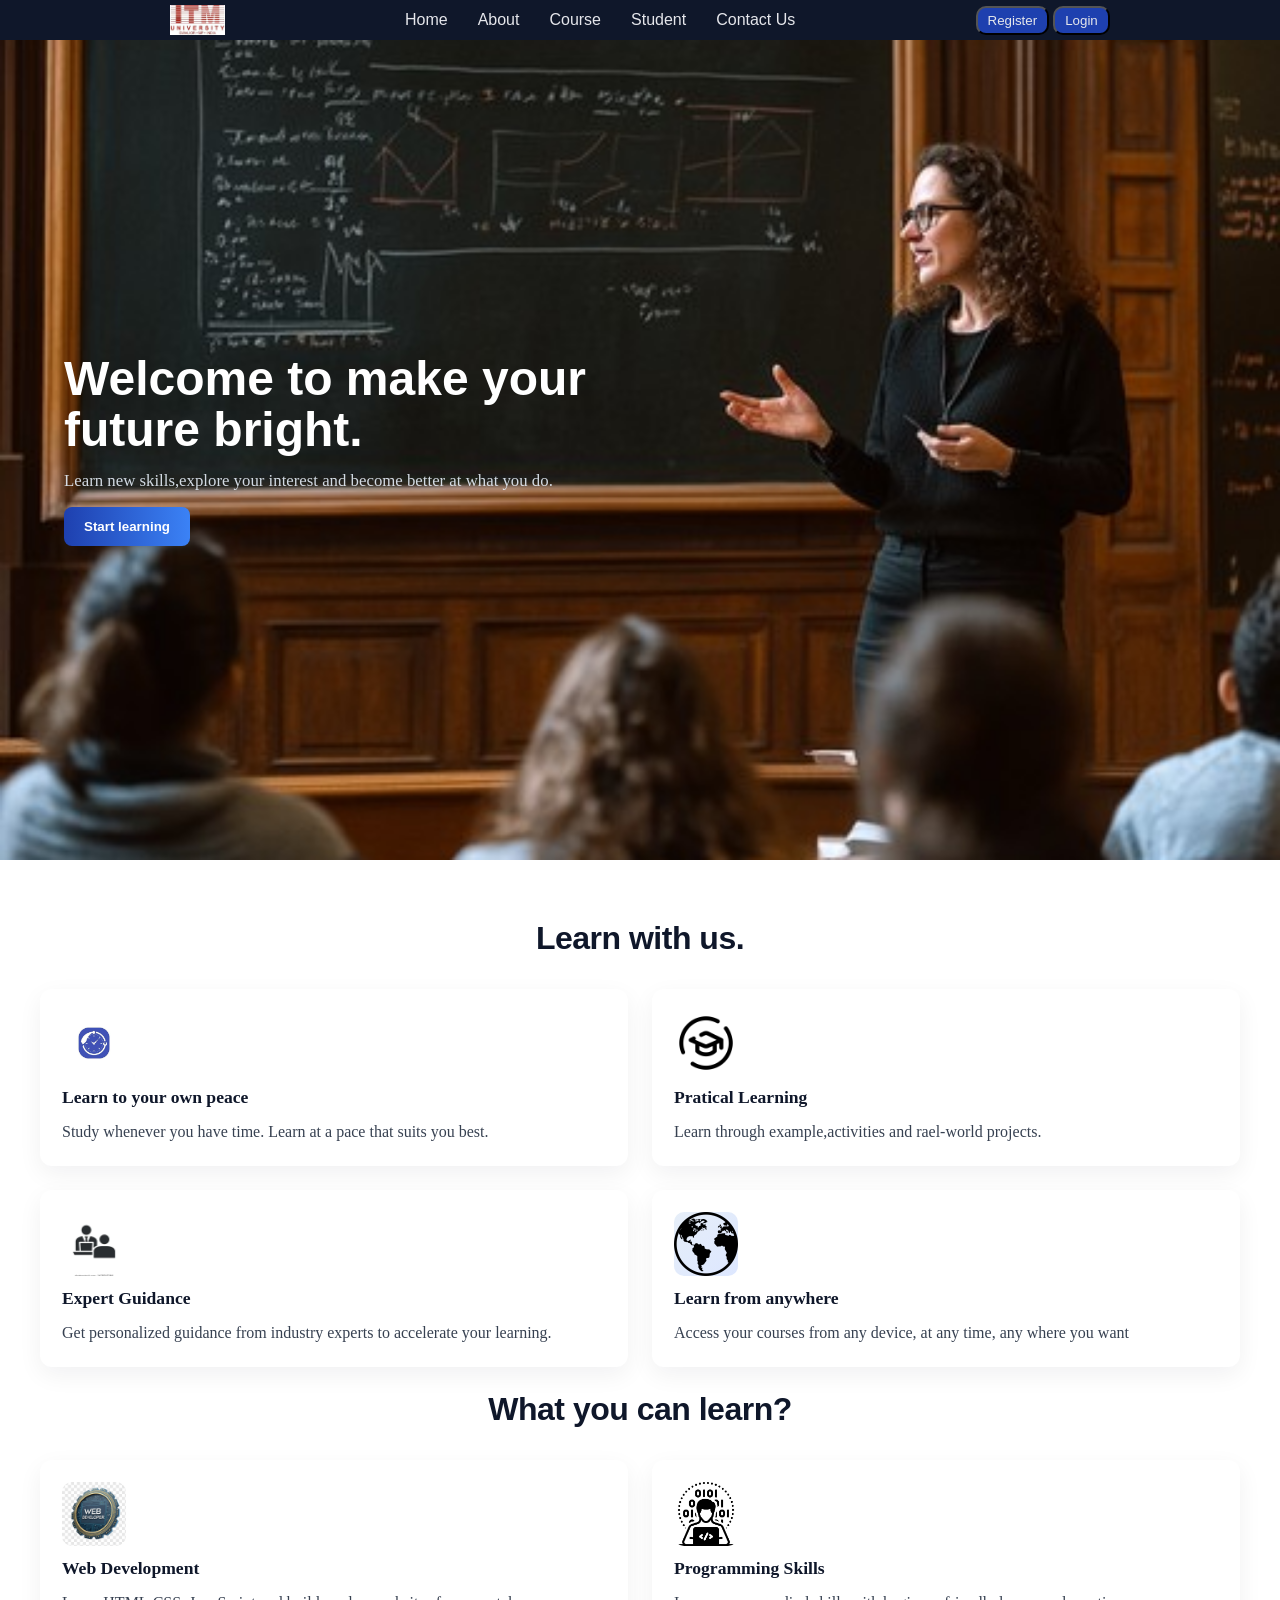
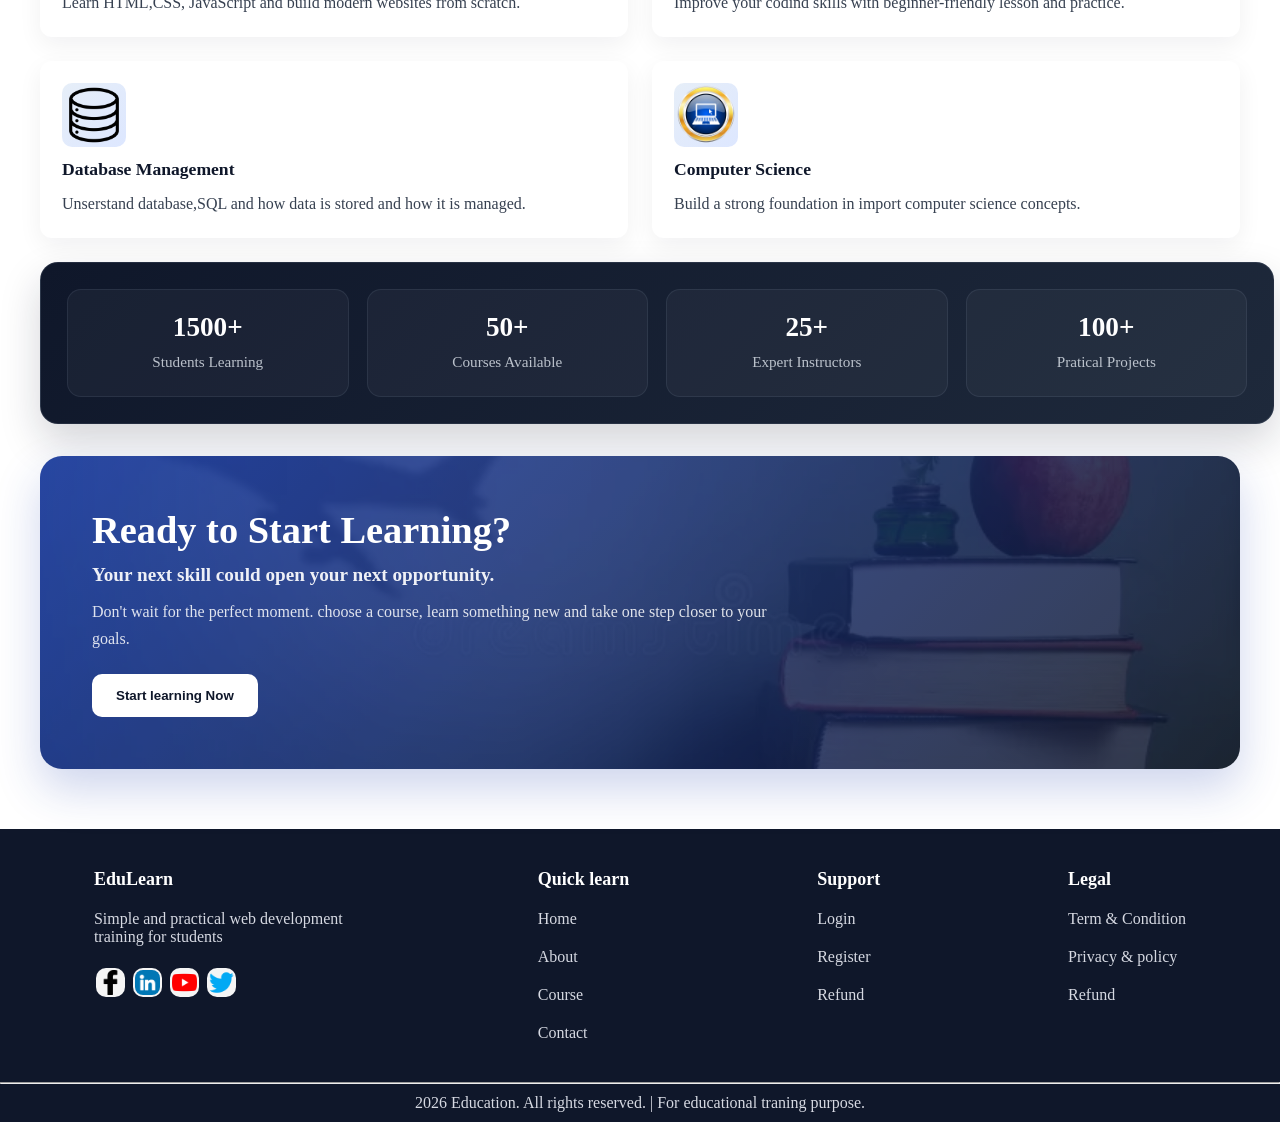
<file: index.html>
<!DOCTYPE html>
<html lang="en">
<head>
    <meta charset="UTF-8">
    <meta name="viewport" content="width=device-width, initial-scale=1.0">
    <title>EduLearn</title>
    <link rel="stylesheet" href="./css/index.css">
</head>
<body>
     <section>
        <header class="header">
          <img id="logo" src="./images/logo.png" alt="">
          <nav class="nav-link">
            <li><a href="./index.html"> Home</a></li>
            <li><a href="./about.html"> About</a></li>
            <li><a href="./course.html"> Course</a></li>
            <li><a href="./student.html"> Student</a></li>
            <li><a href="./contact.html"> Contact Us</a></li>
          
          
          </nav>
          <div class="btn-div">
            <a  class="btn" href="./register.html"> <button> Register</button></a>
            <a  class="btn" href="./login.html"> <button> Login</button></a>
          </div>


        </header>
    </section>
    <main>
        <!-- hero section -->
        <section class="hero-section">
          <img class="hero-image" src="./images/home_page/image1.png" alt="Instructor teaching a classroom">
          <div class="hero-box">
           
            <h1>Welcome to make your future bright.</h1>
            <p>Learn new skills,explore your interest and become better at what you do.</p>
          
            <a href="./register.html"><button>Start learning </button></a>
            
          </div>
          
        </section>

        <section class="mid-section">
          <div class="mid-div">
            <h1>Learn with us.</h1>
          </div>
  
          <div class="section-item1">
            <img src="./images/home_page/watch.png" alt="">
            <h3>Learn to your own peace</h3>
            <p>Study whenever you have time. Learn at a pace that suits you best.</p> 
          </div>

          
          <div class="section-item1">
            <img src="./images/home_page/pratical.png" alt="">
            <h3>Pratical Learning</h3>
            <p>Learn through example,activities and rael-world projects.</p> 
          </div>

          <div class="section-item1">
            <img src="./images/home_page/expert.png" alt="">
            <h3>Expert Guidance</h3>
            <p>Get personalized guidance from industry experts to accelerate your learning.</p>
          </div>
          <div class="section-item1">
            <img src="./images/home_page/earth.png" alt="">
            <h3>Learn from anywhere</h3>
            <p>Access your courses from any device, at any time, any where you want</p>
          </div>

          <div class="mid-div">
            <h1>What you can learn?</h1>
          </div>

           <div class="section-item1">
            <img src="./images/home_page/web.png" alt="">
            <h3>Web Development</h3>
            <p>Learn HTML,CSS, JavaScript and build modern websites from scratch.</p> 
          </div>

           <div class="section-item1">
            <img src="./images/home_page/programming.png" alt="">
            <h3>Programming Skills</h3>
            <p>Improve your codind skills with beginner-friendly lesson and practice.</p> 
          </div>

           <div class="section-item1">
            <img src="./images/home_page/database.png" alt="">
            <h3>Database Management</h3>
            <p>Unserstand database,SQL and how data is stored and how it is managed.</p> 
          </div>

           <div class="section-item1">
            <img src="./images/home_page/cs.png" alt="">
            <h3>Computer Science</h3>
            <p>Build a strong foundation in import computer science concepts.</p> 
          </div>

          <div class="lower-div">
            <div class="lower-div1">
              <h2>1500+</h2>
              <p>Students Learning</p>
            </div>

            <div class="lower-div1">
              <h2>50+</h2>
              <p>Courses Available</p>
            </div>

            <div class="lower-div1">
              <h2>25+</h2>
              <p>Expert Instructors</p>
            </div>

            <div class="lower-div1">
              <h2>100+</h2>
              <p>Pratical Projects</p>
            </div>
          </div>

          <div class="last-div">
            <h1>Ready to Start Learning?</h1>
            <h4>Your next skill could open your next opportunity.</h4>
            <p>Don't wait for the perfect moment. choose a course, learn something new and take one step closer to your goals.</p>
            <a href="./register.html"><button>Start learning Now</button></a>
          </div>
        </section>
    </main>

    <!-- footer -->
    <footer class="footer">
        <div>
            <!-- div top -->
             <div class="top-footer">
                <!-- item 1 -->
                 <div class="item-1 item">
                 <h4>EduLearn</h4>
                 <p>Simple and practical web development training for students</p>
                 <!-- social icons -->
                  <div class="social-icons">
                    <a href="#"><img src="./images/facebook-logo.png" alt=""></a>
                     <a href="#"><img src="./images/linkedin.png" alt=""></a>
                      <a href="#"><img src="./images/youtube.png" alt=""></a>
                       <a href="#"><img src="./images/twitter.png" alt=""></a>
                  </div>
                 </div>
                  
                    <!-- item 2 -->
                  
                 <div class="item">
                     <h4>Quick learn</h4>
                     <li><a href="./index.html">Home</a></li>
                     <li><a href="./about.html">About</a></li>
                     <li><a href="./course.html">Course</a></li>
                     <li><a href="./contact.html">Contact</a></li>
                 </div>
                  <!-- item 3 -->
                   <div class="item">
                    <h4>Support</h4>
                    <li><a href="./login.html">Login</a></li>
                    <li><a href="./register.html">Register</a></li>
                    <li><a href="./refund.html">Refund</a></li>
                   </div>
                   <!-- item 4 -->
                    <div class="item">
                        <h4>Legal</h4>
                        <li><a href="./term-condition.html">Term & Condition</a></li>
                         <li><a href="./privacy-policy.html">Privacy & policy</a></li>
                          <li><a href="./refund.html">Refund</a></li>
                          
                    </div>
             </div>
             <hr>
             <div class="bottom-section">
               <p> 2026 Education. All rights reserved. | For educational traning purpose.</p>
             </div>
        </div>
    </footer>
    
</body>
</html>
</file>
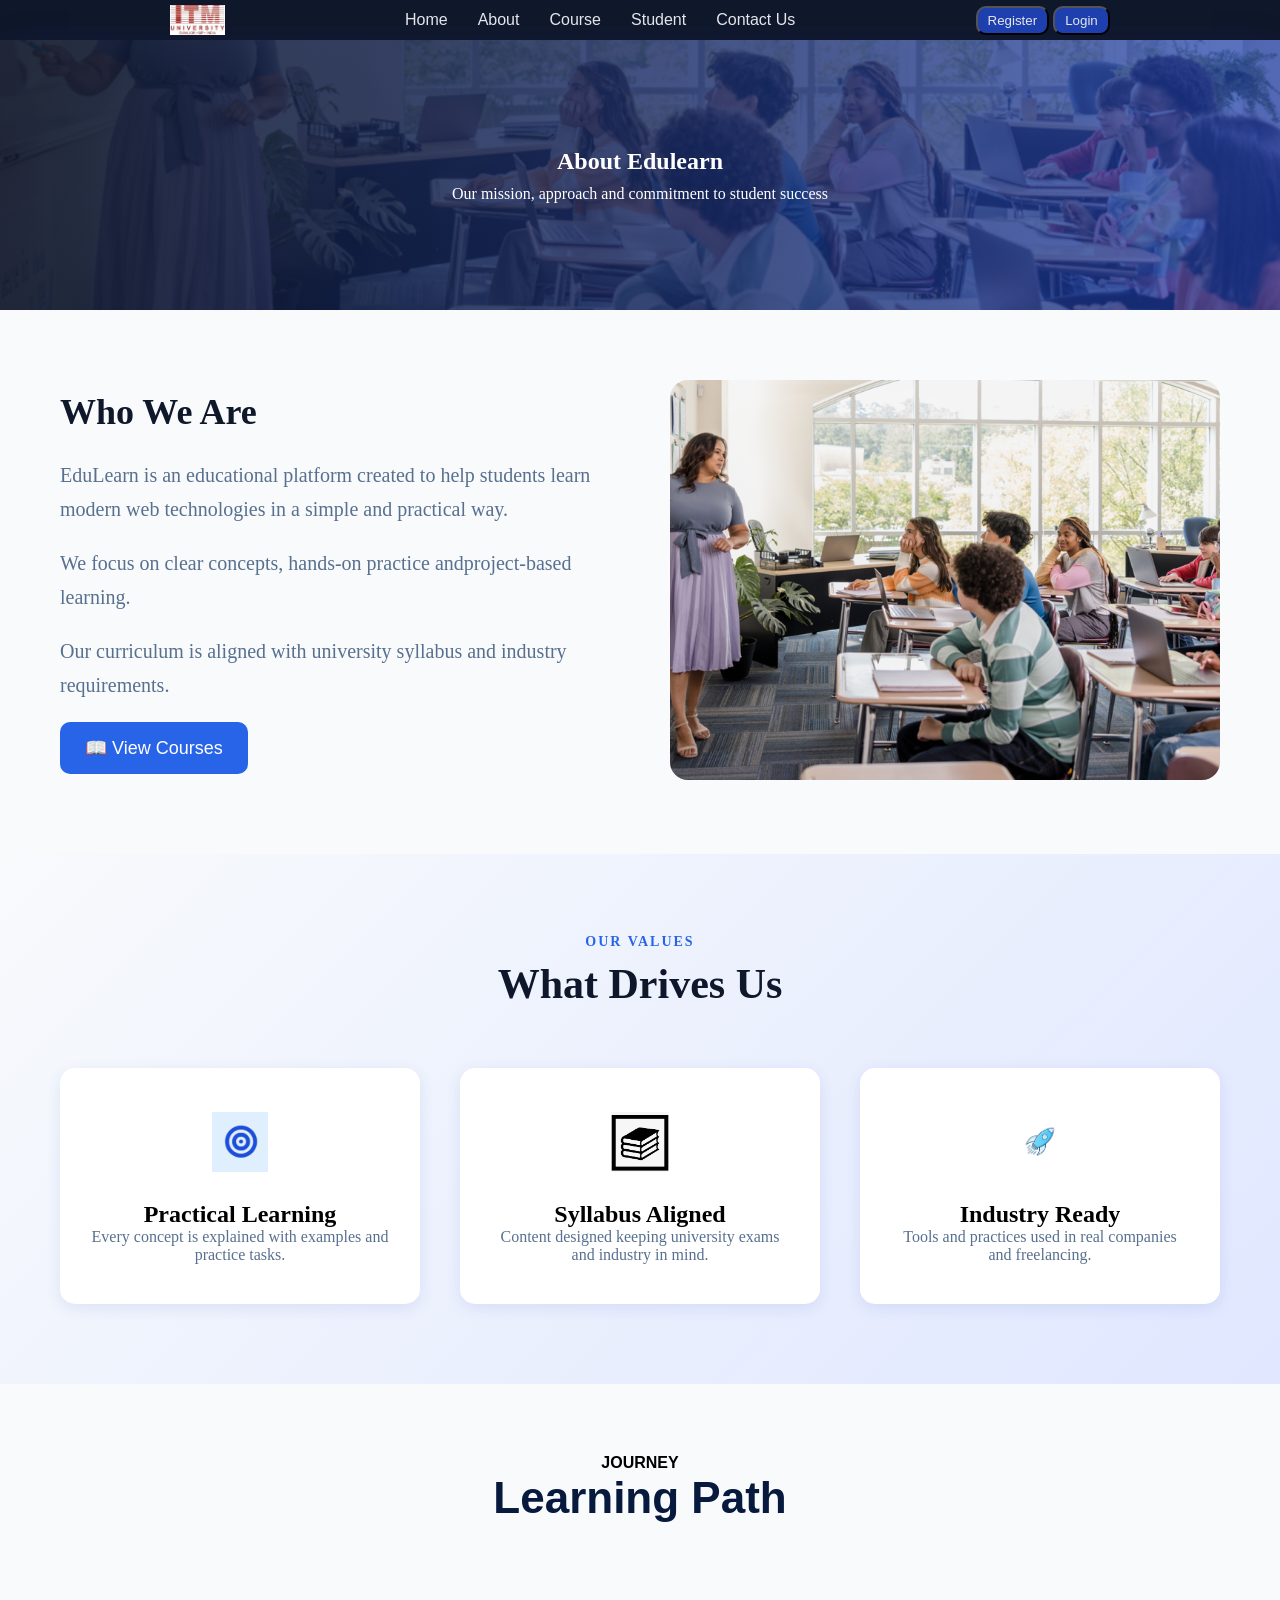
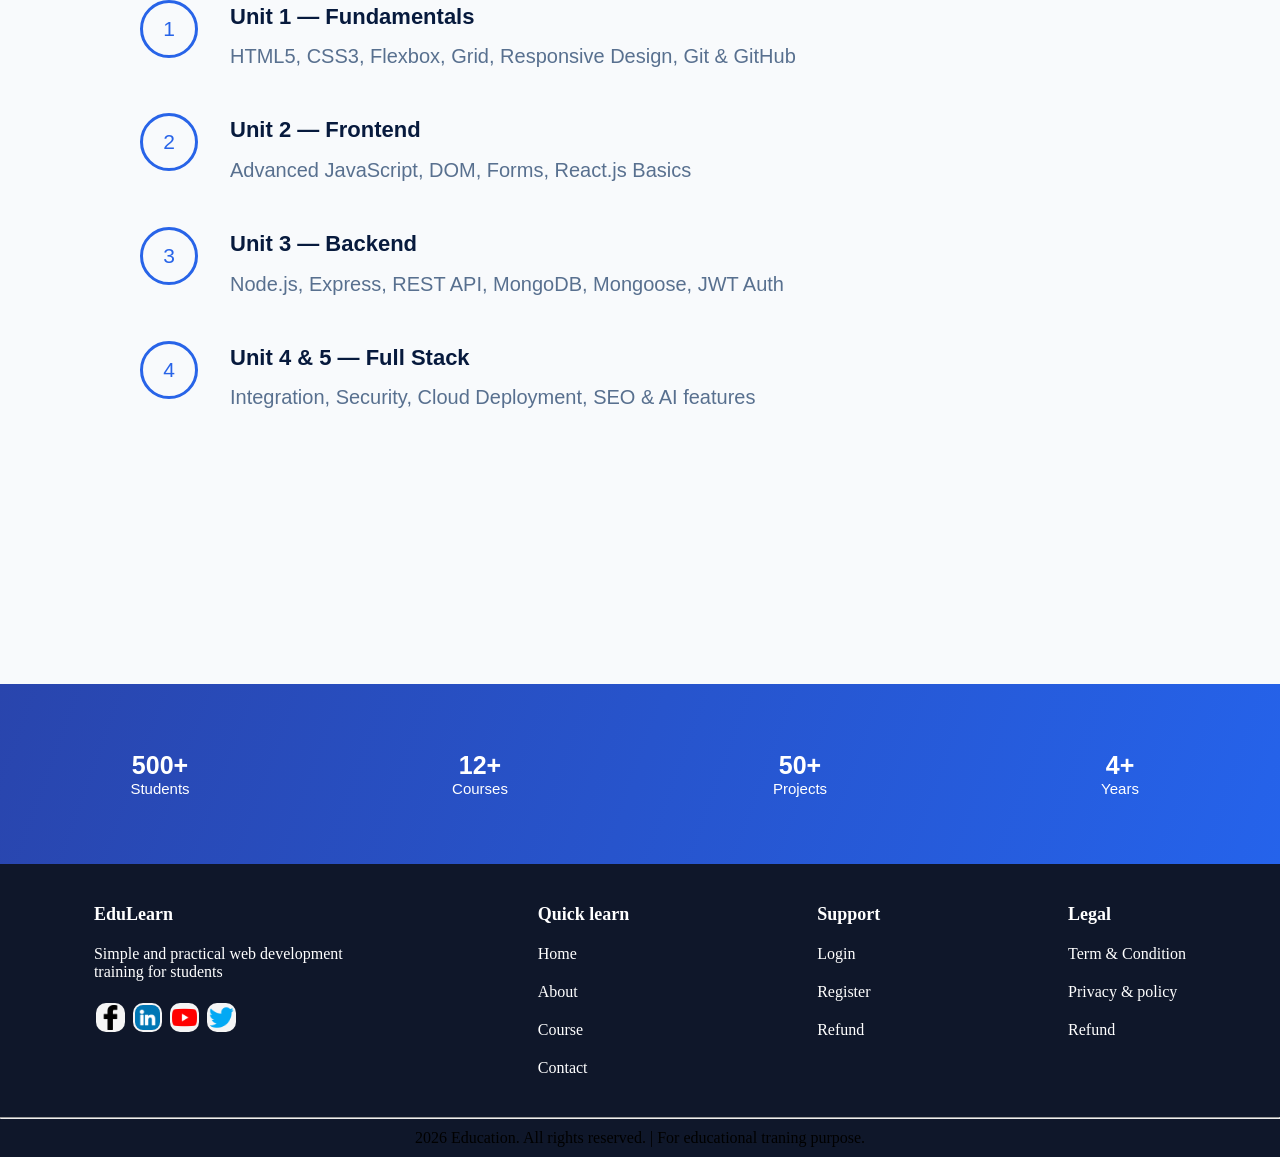
<file: about.html>
<!DOCTYPE html>
<html lang="en">
<head>
    <meta charset="UTF-8">
    <meta name="viewport" content="width=device-width, initial-scale=1.0">
    <title>About</title>
     <link rel="stylesheet" href="./css/about.css">
</head>
<body>
     <section>
        <header class="header">
          <img id="logo" src="../images/logo.png" alt="">
          <nav class="nav-link">
            <li><a href="../index.html"> Home</a></li>
            <li><a href="../about.html"> About</a></li>
            <li><a href="../course.html"> Course</a></li>
            <li><a href="../student.html"> Student</a></li>
            <li><a href="../contact.html"> Contact Us</a></li>
          
          
          </nav>
          <div class="btn-div">
            <a  class="btn" href="../register.html"> <button> Register</button></a>
            <a  class="btn" href="../login.html"> <button> Login</button></a>
          </div>


        </header>
    </section>
    <main>
      
      <section class="hero-section">
        <div class="hero-box">
          <h1>About Edulearn</h1>
          <p>Our mission, approach and commitment to student success</p>
        </div>
      </section>
      <section class="about-section">

    <div class="about-content">

        <div class="about-text">
            <h2>Who We Are</h2>
            <p>EduLearn is an educational platform created to help students learn modern web technologies in a simple and practical way.</p>
            <p>We focus on clear concepts, hands-on practice andproject-based learning.</p>
            <p> Our curriculum is aligned with university syllabus and industry requirements.</p>
            <button class="course-btn">📖 View Courses</button>
        </div>

        <div class="about-image">
            <img src="../images/about_page/image1.png" alt="Students learning">
        </div>

    </div>
<!-- value-section -->

      </section>
      <section class="values-section">
       
          <div class="values-header">
            <h4>OUR VALUES</h4>
            <h1>What Drives Us</h1>
          </div>

          <div class="values-cards">

            <div class="value-card">
              <div class="card-icon">
                <img src="./images/target.png" alt="Target">
              </div>
              <h2>Practical Learning</h2>
              <p>Every concept is explained with examples and practice tasks.</p>
            </div>

            <div class="value-card">
              <div class="card-icon">
                <img src="./images/about_page/syllabus.png" alt="Syllabus">
              </div>
              <h2>Syllabus Aligned</h2>
              <p>Content designed keeping university exams and industry in mind.</p>
            </div>

            <div class="value-card">
              <div class="card-icon">
                <img src="./images/about_page/rocket.png" alt="Industry">
              </div>
              <h2>Industry Ready</h2>
              <p>Tools and practices used in real companies and freelancing.</p>
            </div>

          </div>
        
      </section>
<!-- unit-section -->

      <section class="unit-section">

  <div class="unit-header">
    <h4>JOURNEY</h4>
    <h1>Learning Path</h1>
  </div>

  <div class="unit-cards">

    <div class="unit-card">
      <div class="unit-number">1</div>

      <div>
        <h2>Unit 1 — Fundamentals</h2>
        <p>HTML5, CSS3, Flexbox, Grid, Responsive Design, Git & GitHub</p>
      </div>
    </div>


    <div class="unit-card">
      <div class="unit-number">2</div>

      <div>
        <h2>Unit 2 — Frontend</h2>
        <p>Advanced JavaScript, DOM, Forms, React.js Basics</p>
      </div>
    </div>


    <div class="unit-card">
      <div class="unit-number">3</div>

      <div>
        <h2>Unit 3 — Backend</h2>
        <p>Node.js, Express, REST API, MongoDB, Mongoose, JWT Auth</p>
      </div>
    </div>


    <div class="unit-card">
      <div class="unit-number">4</div>

      <div>
        <h2>Unit 4 & 5 — Full Stack</h2>
        <p>Integration, Security, Cloud Deployment, SEO & AI features</p>
      </div>
    </div>

  </div>

</section>

<!-- status section--->
 <section class="stats-section">

  <div class="stat">
    <h2>500+</h2>
    <p>Students</p>
  </div>

  <div class="stat">
    <h2>12+</h2>
    <p>Courses</p>
  </div>

  <div class="stat">
    <h2>50+</h2>
    <p>Projects</p>
  </div>

  <div class="stat">
    <h2>4+</h2>
    <p>Years</p>
  </div>

</section>
    </main>

    <!-- footer -->
    <footer class="footer">
        <div>
            <!-- div top -->
             <div class="top-footer">
                <!-- item 1 -->
                 <div class="item-1 item">
                 <h4>EduLearn</h4>
                 <p>Simple and practical web development training for students</p>
                 <!-- social icons -->
                  <div class="social-icons">
                    <a href="#"><img src="./images/facebook-logo.png" alt=""></a>
                     <a href="#"><img src="./images/linkedin.png" alt=""></a>
                      <a href="#"><img src="./images/youtube.png" alt=""></a>
                       <a href="#"><img src="./images/twitter.png" alt=""></a>
                  </div>
                 </div>
                  
                    <!-- item 2 -->
                  
                 <div class="item">
                     <h4>Quick learn</h4>
                     <li><a href="./index.html">Home</a></li>
                     <li><a href="./about.html">About</a></li>
                     <li><a href="./course.html">Course</a></li>
                     <li><a href="./contact.html">Contact</a></li>
                 </div>
                  <!-- item 3 -->
                   <div class="item">
                    <h4>Support</h4>
                    <li><a href="./login.html">Login</a></li>
                    <li><a href="./register.html">Register</a></li>
                    <li><a href="./refund.html">Refund</a></li>
                   </div>
                   <!-- item 4 -->
                    <div class="item">
                        <h4>Legal</h4>
                        <li><a href="./term-condition.html">Term & Condition</a></li>
                         <li><a href="./privacy-policy.html">Privacy & policy</a></li>
                          <li><a href="./refund.html">Refund</a></li>
                          
                    </div>
             </div>
             <hr>
             <div class="bottom-section">
               <p> 2026 Education. All rights reserved. | For educational traning purpose.</p>
             </div>
        </div>
    </footer>
    
</body>
</html>
</file>
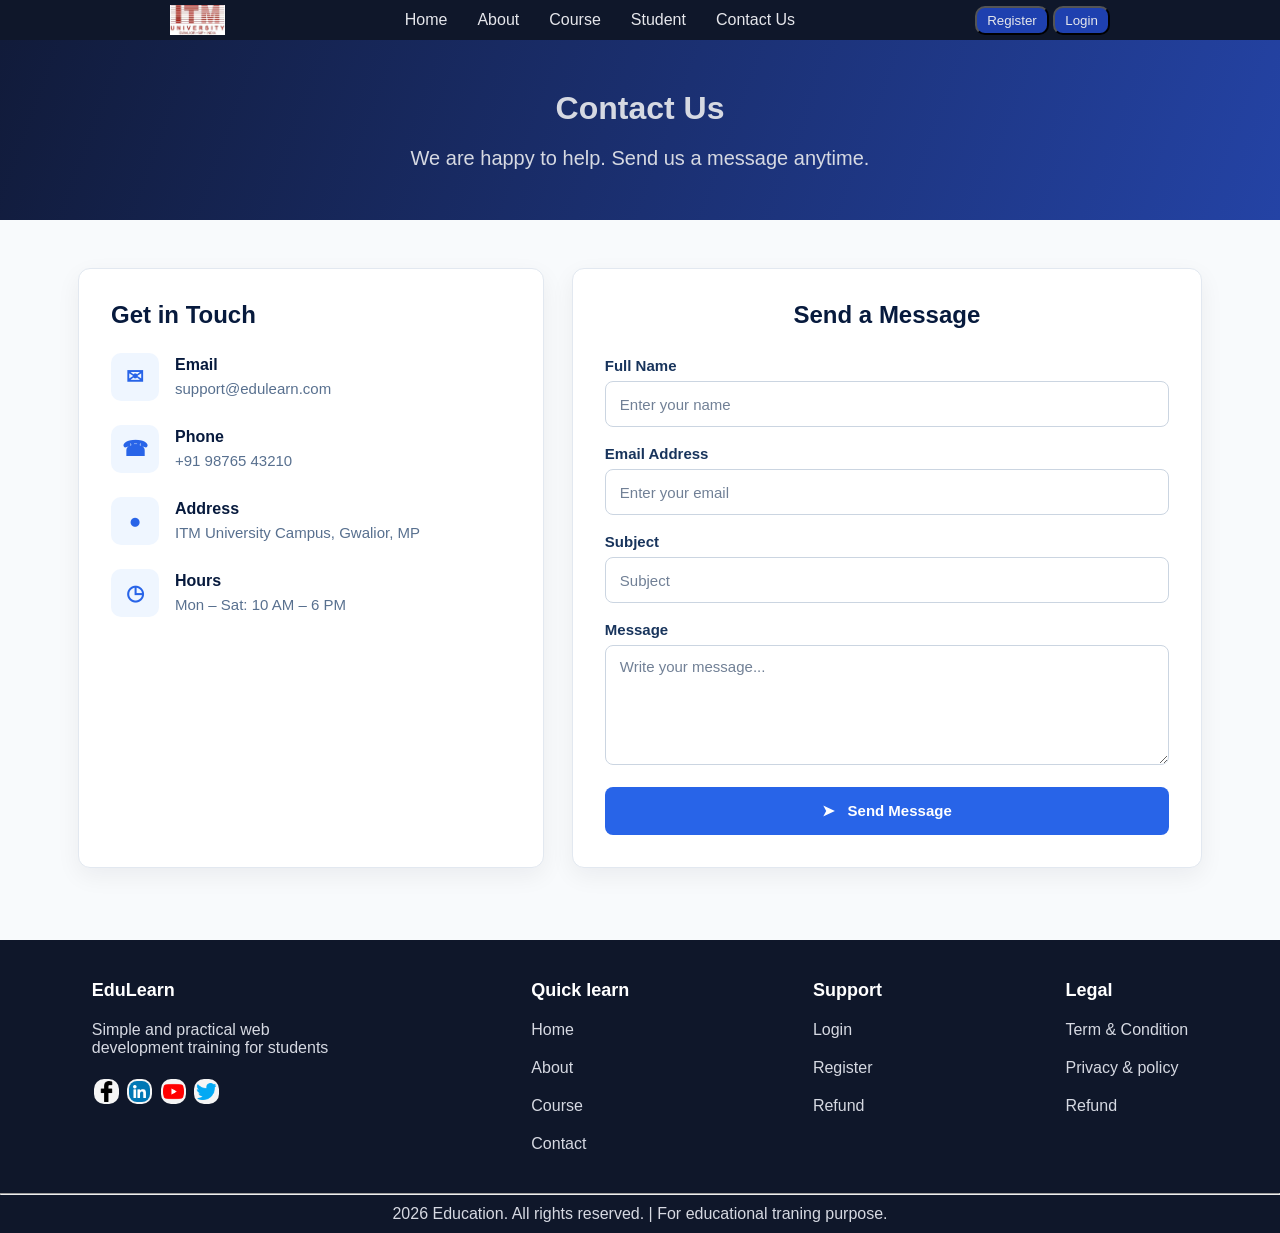
<file: contact.html>
<!DOCTYPE html>
<html lang="en">
<head>
    <meta charset="UTF-8">
    <meta name="viewport" content="width=device-width, initial-scale=1.0">
    <title>Contact Us</title>
    <link rel="stylesheet" href="./css/contact.css">
</head>
<body>
     <section>
        <header class="header">
          <img id="logo" src="./images/logo.png" alt="EduLearn">
          <nav class="nav-link" aria-label="Main navigation">
            <ul>
              <li><a href="./index.html">Home</a></li>
              <li><a href="./about.html">About</a></li>
              <li><a href="./course.html">Course</a></li>
              <li><a href="./student.html">Student</a></li>
              <li><a href="./contact.html">Contact Us</a></li>
            </ul>
          </nav>
          <div class="btn-div">
            <a  class="btn" href="../register.html"> <button> Register</button></a>
            <a  class="btn" href="../login.html"> <button> Login</button></a>
          </div>


        </header>
    </section>
    <!-- main-section -->
    <main>

        <div class="contact-section">
          <h1>Contact Us</h1>
          <p>We are happy to help. Send us a message anytime.</p>
        </div>

     
          <section class="contact-info">

  <div class="info-box">

    <h2>Get in Touch</h2>

    <div class="info-item">
      <div class="icon">✉</div>
      <div>
        <h3>Email</h3>
        <p>support@edulearn.com</p>
      </div>
    </div>

    <div class="info-item">
      <div class="icon">☎</div>
      <div>
        <h3>Phone</h3>
        <p>+91 98765 43210</p>
      </div>
    </div>

    <div class="info-item">
      <div class="icon">●</div>
      <div>
        <h3>Address</h3>
        <p>ITM University Campus, Gwalior, MP</p>
      </div>
    </div>

    <div class="info-item">
      <div class="icon">◷</div>
      <div>
        <h3>Hours</h3>
        <p>Mon – Sat: 10 AM – 6 PM</p>
      </div>
    </div>

  </div>


  <div class="form-box">

    <h2>Send a Message</h2>

    <form>

      <label for="full-name">Full Name</label>
      <input id="full-name" type="text" placeholder="Enter your name">

      <label for="email">Email Address</label>
      <input id="email" type="email" placeholder="Enter your email">

      <label for="subject">Subject</label>
      <input id="subject" type="text" placeholder="Subject">

      <label for="message">Message</label>
      <textarea id="message" placeholder="Write your message..."></textarea>

      <button type="submit">➤ &nbsp; Send Message</button>

    </form>

  </div>

</section>
        
    </main>

    <!-- footer -->
    <footer class="footer">
        <div>
            <!-- div top -->
             <div class="top-footer">
                <!-- item 1 -->
                 <div class="item-1 item">
                 <h4>EduLearn</h4>
                 <p>Simple and practical web development training for students</p>
                 <!-- social icons -->
                  <div class="social-icons">
                    <a href="#"><img src="./images/facebook-logo.png" alt=""></a>
                     <a href="#"><img src="./images/linkedin.png" alt=""></a>
                      <a href="#"><img src="./images/youtube.png" alt=""></a>
                       <a href="#"><img src="./images/twitter.png" alt=""></a>
                  </div>
                 </div>
                  
                    <!-- item 2 -->
                  
                 <div class="item">
                     <h4>Quick learn</h4>
                     <li><a href="./index.html">Home</a></li>
                     <li><a href="./about.html">About</a></li>
                     <li><a href="./course.html">Course</a></li>
                     <li><a href="./contact.html">Contact</a></li>
                 </div>
                  <!-- item 3 -->
                   <div class="item">
                    <h4>Support</h4>
                    <li><a href="./login.html">Login</a></li>
                    <li><a href="./register.html">Register</a></li>
                    <li><a href="./refund.html">Refund</a></li>
                   </div>
                   <!-- item 4 -->
                    <div class="item">
                        <h4>Legal</h4>
                        <li><a href="./term-condition.html">Term & Condition</a></li>
                         <li><a href="./privacy-policy.html">Privacy & policy</a></li>
                          <li><a href="./refund.html">Refund</a></li>
                          
                    </div>
             </div>
             <hr>
             <div class="bottom-section">
               <p> 2026 Education. All rights reserved. | For educational traning purpose.</p>
             </div>
        </div>
    </footer>
    
</body>
</html>
</file>
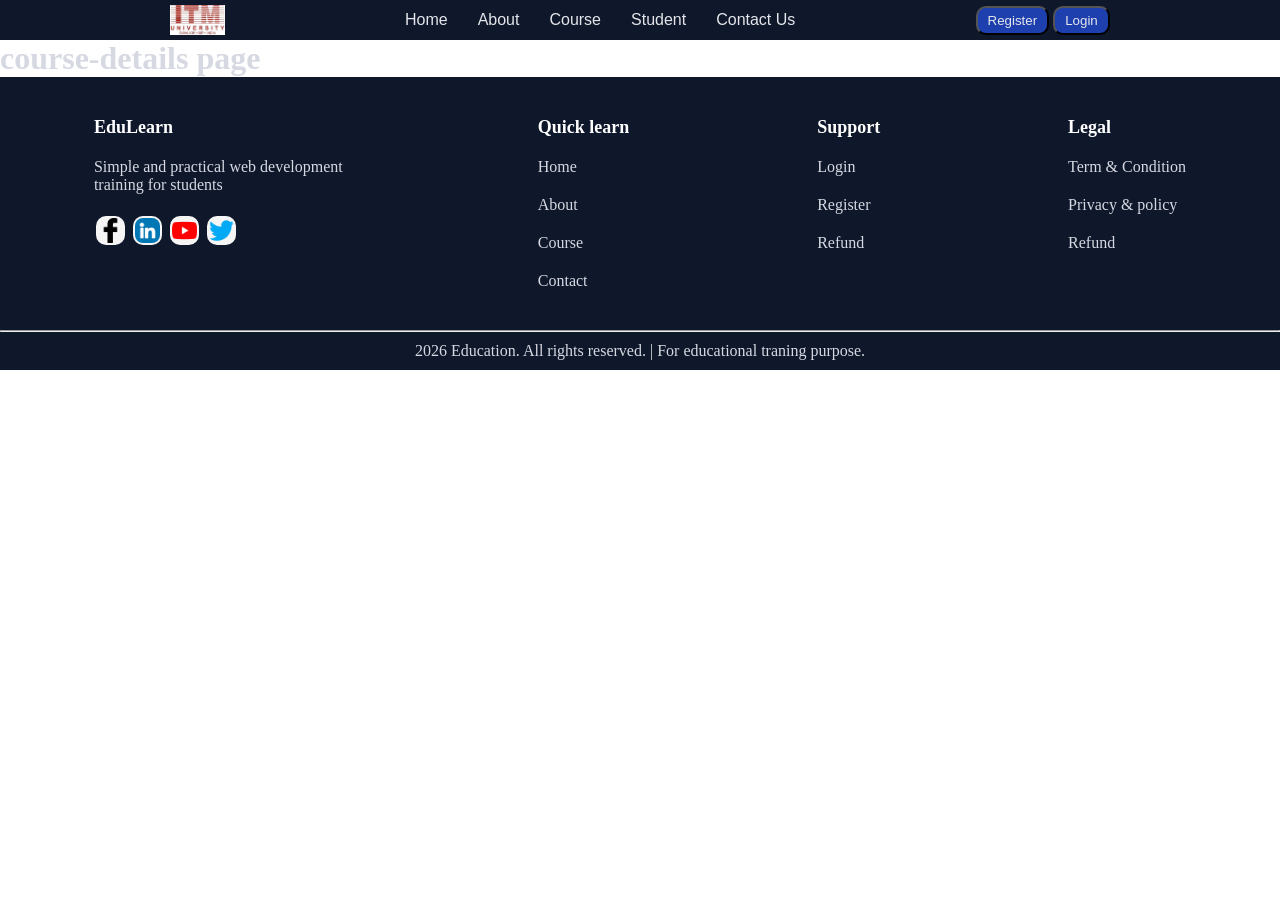
<file: course-details.html>
<!DOCTYPE html>
<html lang="en">
<head>
    <meta charset="UTF-8">
    <meta name="viewport" content="width=device-width, initial-scale=1.0">
    <title>Course Dtails</title>
    <link rel="stylesheet" href="./css/course-details.css">
</head>
<body>
     <section>
        <header class="header">
          <img id="logo" src="../images/logo.png" alt="">
          <nav class="nav-link">
            <li><a href="../index.html"> Home</a></li>
            <li><a href="../about.html"> About</a></li>
            <li><a href="../course.html"> Course</a></li>
            <li><a href="../student.html"> Student</a></li>
            <li><a href="../contact.html"> Contact Us</a></li>
          
          
          </nav>
          <div class="btn-div">
            <a  class="btn" href="../register.html"> <button> Register</button></a>
            <a  class="btn" href="../login.html"> <button> Login</button></a>
          </div>


        </header>
    </section>
    <main>
        <h1>course-details page</h1>
    </main>

    <!-- footer -->
    <footer class="footer">
        <div>
            <!-- div top -->
             <div class="top-footer">
                <!-- item 1 -->
                 <div class="item-1 item">
                 <h4>EduLearn</h4>
                 <p>Simple and practical web development training for students</p>
                 <!-- social icons -->
                  <div class="social-icons">
                    <a href="#"><img src="./images/facebook-logo.png" alt=""></a>
                     <a href="#"><img src="./images/linkedin.png" alt=""></a>
                      <a href="#"><img src="./images/youtube.png" alt=""></a>
                       <a href="#"><img src="./images/twitter.png" alt=""></a>
                  </div>
                 </div>
                  
                    <!-- item 2 -->
                  
                 <div class="item">
                     <h4>Quick learn</h4>
                     <li><a href="./index.html">Home</a></li>
                     <li><a href="./about.html">About</a></li>
                     <li><a href="./course.html">Course</a></li>
                     <li><a href="./contact.html">Contact</a></li>
                 </div>
                  <!-- item 3 -->
                   <div class="item">
                    <h4>Support</h4>
                    <li><a href="./login.html">Login</a></li>
                    <li><a href="./register.html">Register</a></li>
                    <li><a href="./refund.html">Refund</a></li>
                   </div>
                   <!-- item 4 -->
                    <div class="item">
                        <h4>Legal</h4>
                        <li><a href="./term-condition.html">Term & Condition</a></li>
                         <li><a href="./privacy-policy.html">Privacy & policy</a></li>
                          <li><a href="./refund.html">Refund</a></li>
                          
                    </div>
             </div>
             <hr>
             <div class="bottom-section">
               <p> 2026 Education. All rights reserved. | For educational traning purpose.</p>
             </div>
        </div>
    </footer>
    
</body>
</html>
</file>
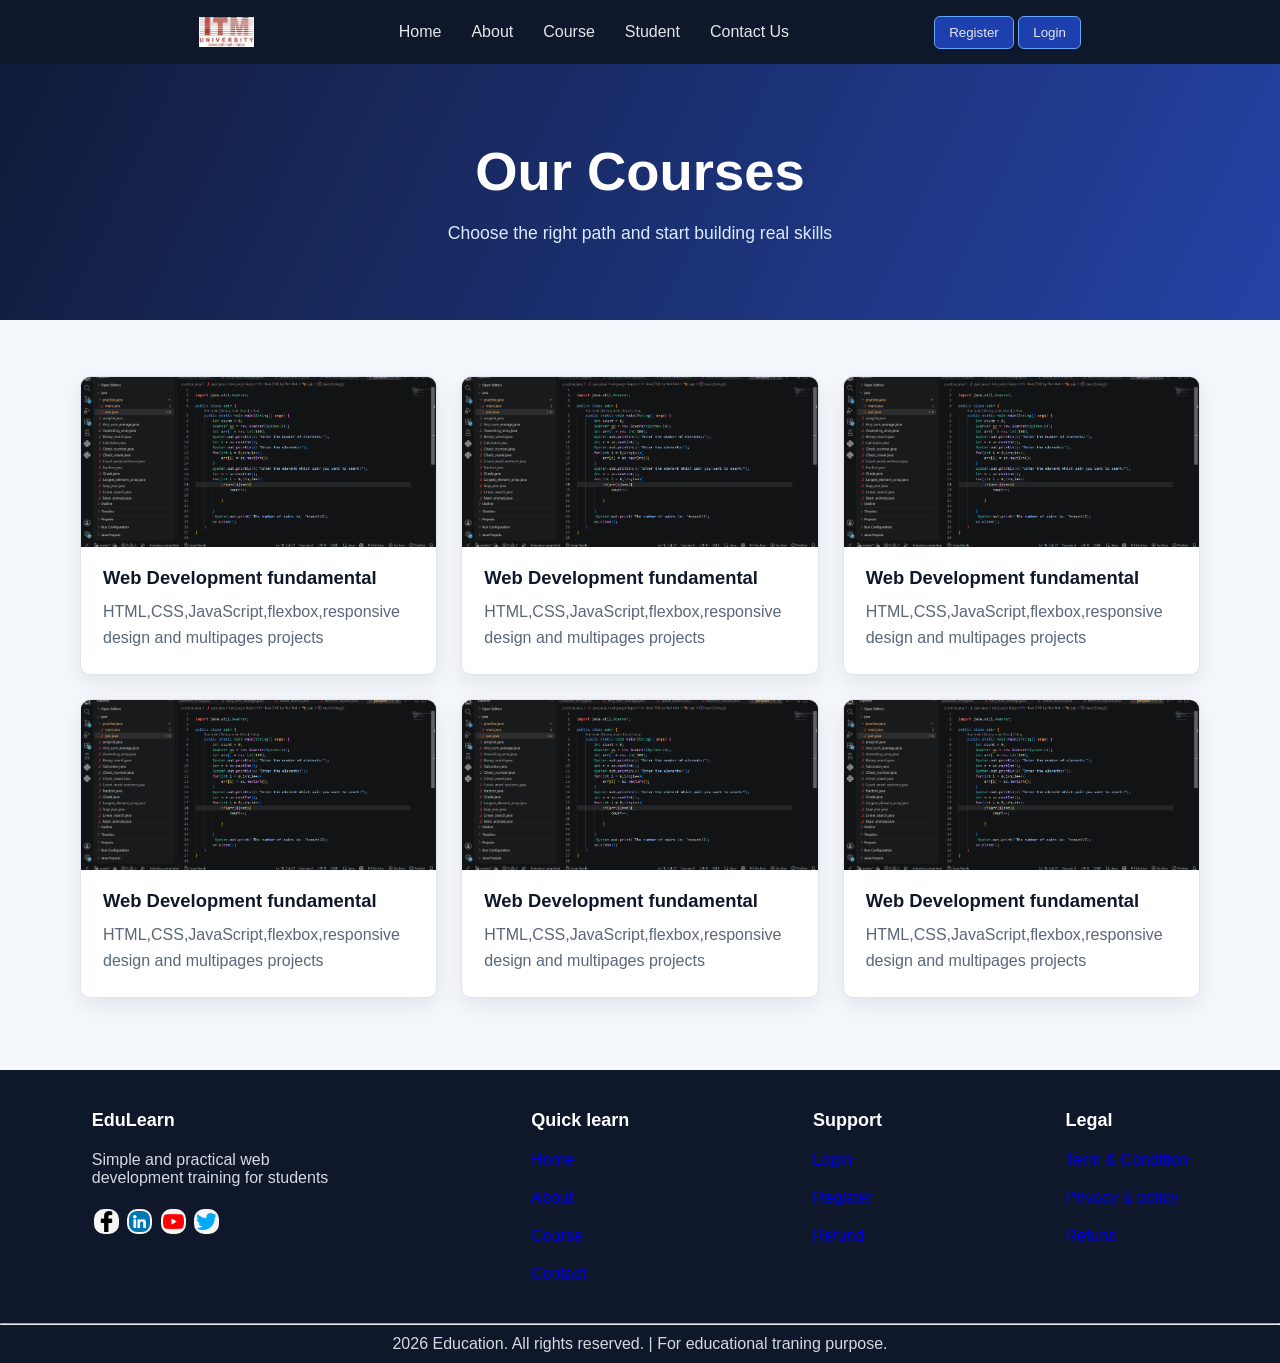
<file: course.html>
<!DOCTYPE html>
<html lang="en">
<head>
    <meta charset="UTF-8">
    <meta name="viewport" content="width=device-width, initial-scale=1.0">
    <title>course</title>
    <link rel="stylesheet" href="./css/course.css">
</head>
<body>
    <section>
        <header class="header">
          <img id="logo" src="./images/logo.png" alt="EduLearn logo">
          <nav class="nav-link">
            <li><a href="../index.html"> Home</a></li>
            <li><a href="../about.html"> About</a></li>
            <li><a href="../course.html"> Course</a></li>
            <li><a href="../student.html"> Student</a></li>
            <li><a href="../contact.html"> Contact Us</a></li>
          
          
          </nav>
          <div class="btn-div">
            <a  class="btn" href="../register.html"> <button> Register</button></a>
            <a  class="btn" href="../login.html"> <button> Login</button></a>
          </div>


        </header>
        <main>
            <section class="hero-section">
                <h1>Our Courses</h1>
                <p>Choose the right path and start building real skills</p>
            </section>

             <!-- course-section -->
    <section class="course-grid" aria-label="Available courses">
        <div class="course-card">
            <img src="./images/course_page/course-1.png" alt="Web development course">
            <h3>Web Development fundamental</h3>
            <p>HTML,CSS,JavaScript,flexbox,responsive design and multipages projects</p>
        </div>
        <div class="course-card">
            <img src="./images/course_page/course-1.png" alt="Web development course">
            <h3>Web Development fundamental</h3>
            <p>HTML,CSS,JavaScript,flexbox,responsive design and multipages projects</p>
        </div>
        <div class="course-card">
            <img src="./images/course_page/course-1.png" alt="Web development course">
            <h3>Web Development fundamental</h3>
            <p>HTML,CSS,JavaScript,flexbox,responsive design and multipages projects</p>
        </div>
        <div class="course-card">
            <img src="./images/course_page/course-1.png" alt="Web development course">
            <h3>Web Development fundamental</h3>
            <p>HTML,CSS,JavaScript,flexbox,responsive design and multipages projects</p>
        </div>
        <div class="course-card">
            <img src="./images/course_page/course-1.png" alt="Web development course">
            <h3>Web Development fundamental</h3>
            <p>HTML,CSS,JavaScript,flexbox,responsive design and multipages projects</p>
        </div>
        <div class="course-card">
            <img src="./images/course_page/course-1.png" alt="Web development course">
            <h3>Web Development fundamental</h3>
            <p>HTML,CSS,JavaScript,flexbox,responsive design and multipages projects</p>
        </div>
    </section>
        </main>

        <!-- fotter -->

         <footer class="footer">
        <div>
            <!-- div top -->
             <div class="top-footer">
                <!-- item 1 -->
                 <div class="item-1 item">
                 <h4>EduLearn</h4>
                 <p>Simple and practical web development training for students</p>
                 <!-- social icons -->
                  <div class="social-icons">
                    <a href="#"><img src="./images/facebook-logo.png" alt=""></a>
                     <a href="#"><img src="./images/linkedin.png" alt=""></a>
                      <a href="#"><img src="./images/youtube.png" alt=""></a>
                       <a href="#"><img src="./images/twitter.png" alt=""></a>
                  </div>
                 </div>
                  
                    <!-- item 2 -->
                  
                 <div class="item">
                     <h4>Quick learn</h4>
                     <li><a href="./index.html">Home</a></li>
                     <li><a href="./about.html">About</a></li>
                     <li><a href="./course.html">Course</a></li>
                     <li><a href="./contact.html">Contact</a></li>
                 </div>
                  <!-- item 3 -->
                   <div class="item">
                    <h4>Support</h4>
                    <li><a href="./login.html">Login</a></li>
                    <li><a href="./register.html">Register</a></li>
                    <li><a href="./refund.html">Refund</a></li>
                   </div>
                   <!-- item 4 -->
                    <div class="item">
                        <h4>Legal</h4>
                        <li><a href="./term-condition.html">Term & Condition</a></li>
                         <li><a href="./privacy-policy.html">Privacy & policy</a></li>
                          <li><a href="./refund.html">Refund</a></li>
                          
                    </div>
             </div>
             <hr>
             <div class="bottom-section">
               <p> 2026 Education. All rights reserved. | For educational traning purpose.</p>
             </div>
        </div>
    </footer>
    </section>

</body>
</html>
</file>
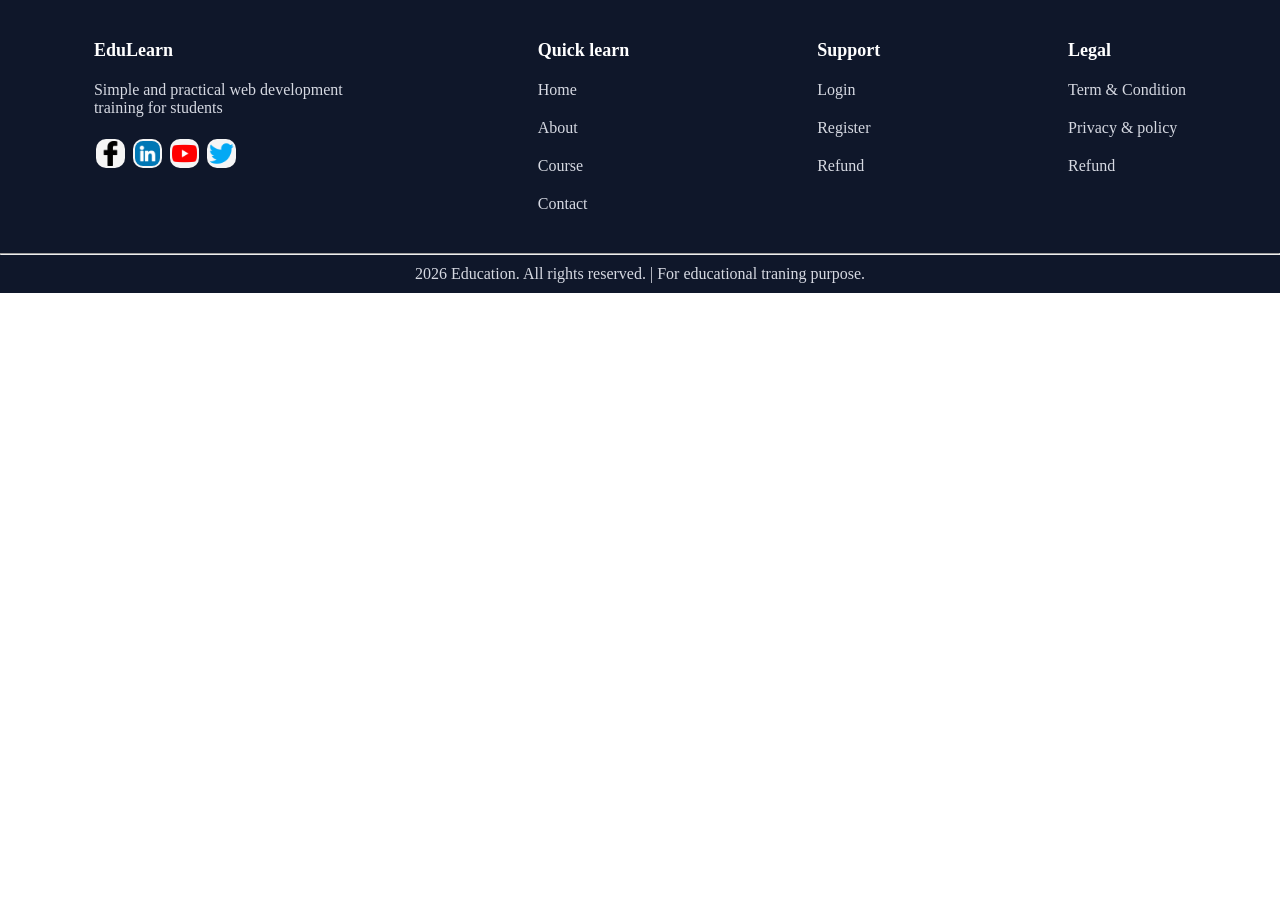
<file: footer.html>
<!DOCTYPE html>
<html lang="en">
<head>
    <meta charset="UTF-8">
    <meta name="viewport" content="width=device-width, initial-scale=1.0">
    <title>Document</title>
    <style>
        * {
            margin: 0;
            padding: 0;
            color: #D6D9E2;
           
        }
        .footer{
            background-color: #0F172A;
        }

         .top-footer{
            display: flex;
            justify-content: space-around;
            list-style: none;
            padding-top: 40px;
            padding-bottom: 40px;
            align-items: start;

        }
        .item-1{
          width: 20%;
        }

        .social-icons img{
          height: 25px;
          background-color: whitesmoke;
          border-radius: 10px;
          padding: 2px;
          margin: 2px;
        }
       
        .item{
            display: flex;
            flex-direction: column;
            
             gap: 20px;
        }
        .item a {
            text-decoration: none;
        }
        .item h4{
            color: white;
            font-size: large;
            font-weight: 800;
        }
        .item a:hover{
            color: rgb(135, 135, 234);
        }
        .bottom-section {
            padding: 10px;
           text-align: center;
        }
        @media(max-width:740px){
            .top-footer{
                flex-direction: column;
                gap: 30px;
                align-items: start;
            }
            .item{
                width: auto;
                padding-left: 20px;
                gap: 20px;
            }
        }
    </style>
</head>
<body>
    <footer class="footer">
        <div>
            <!-- div top -->
             <div class="top-footer">
                <!-- item 1 -->
                 <div class="item-1 item">
                 <h4>EduLearn</h4>
                 <p>Simple and practical web development training for students</p>
                 <!-- social icons -->
                  <div class="social-icons">
                    <a href="#"><img src="./images/facebook-logo.png" alt=""></a>
                     <a href="#"><img src="./images/linkedin.png" alt=""></a>
                      <a href="#"><img src="./images/youtube.png" alt=""></a>
                       <a href="#"><img src="./images/twitter.png" alt=""></a>
                  </div>
                 </div>
                  
                    <!-- item 2 -->
                  
                 <div class="item">
                     <h4>Quick learn</h4>
                     <li><a href="./index.html">Home</a></li>
                     <li><a href="./about.html">About</a></li>
                     <li><a href="./course.html">Course</a></li>
                     <li><a href="./contact.html">Contact</a></li>
                 </div>
                  <!-- item 3 -->
                   <div class="item">
                    <h4>Support</h4>
                    <li><a href="./login.html">Login</a></li>
                    <li><a href="./register.html">Register</a></li>
                    <li><a href="./refund.html">Refund</a></li>
                   </div>
                   <!-- item 4 -->
                    <div class="item">
                        <h4>Legal</h4>
                        <li><a href="./term-condition.html">Term & Condition</a></li>
                         <li><a href="./privacy-policy.html">Privacy & policy</a></li>
                          <li><a href="./refund.html">Refund</a></li>
                          
                    </div>
             </div>
             <hr>
             <div class="bottom-section">
               <p> 2026 Education. All rights reserved. | For educational traning purpose.</p>
             </div>
        </div>
    </footer>
</body>
</html>
</file>
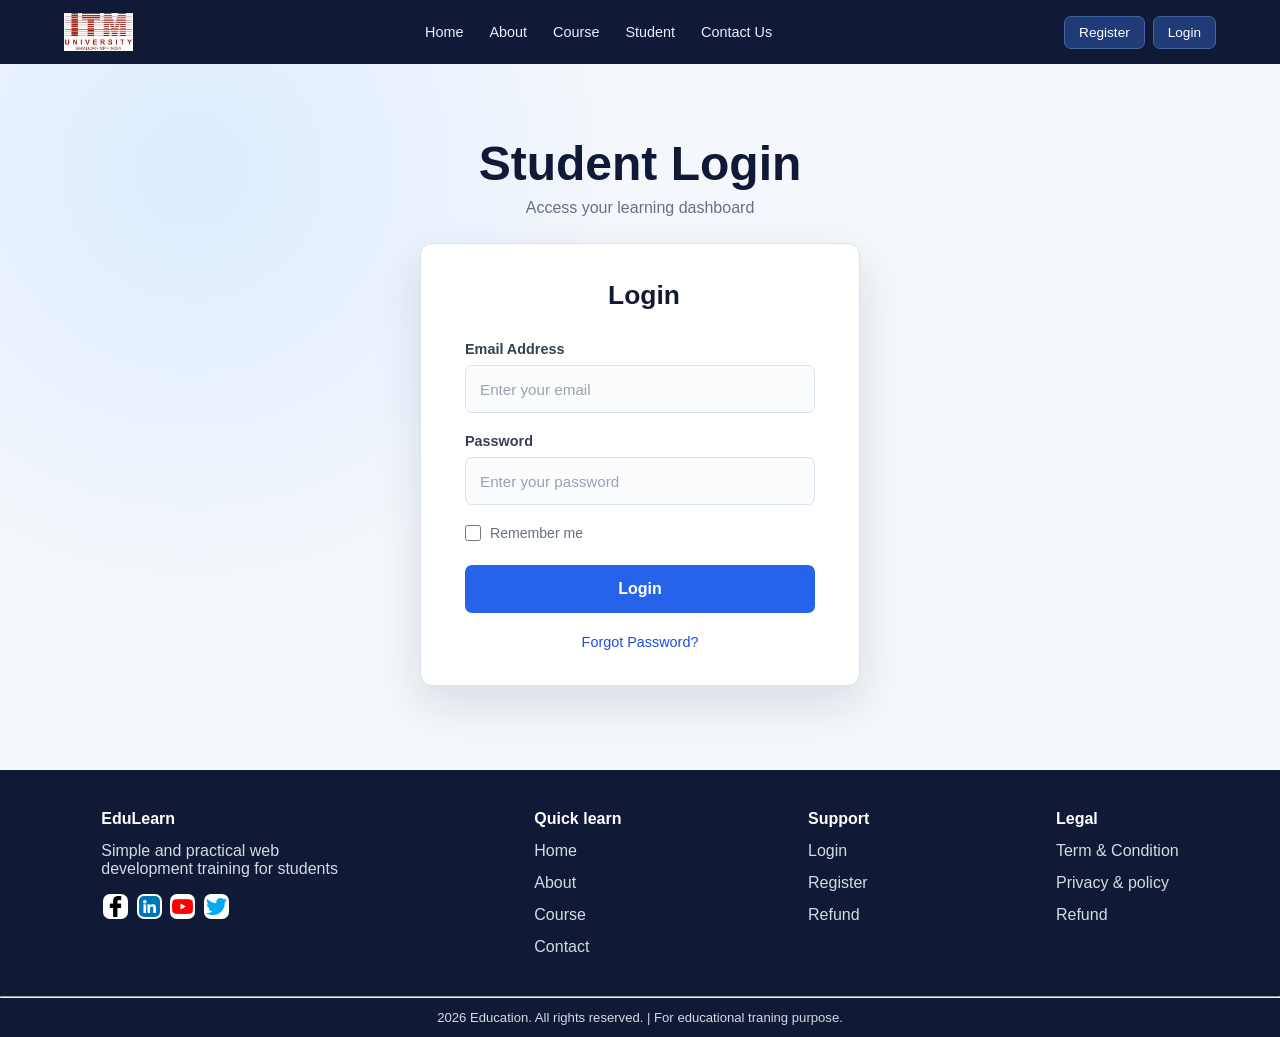
<file: login.html>
<!DOCTYPE html>
<html lang="en">
<head>
    <meta charset="UTF-8">
    <meta name="viewport" content="width=device-width, initial-scale=1.0">
    <title>Login Page</title>
    <link rel="stylesheet" href="./css/login.css">
</head>
<body>
   <body>
     <section>
        <header class="header">
          <img id="logo" src="../images/logo.png" alt="">
          <nav class="nav-link">
            <li><a href="../index.html"> Home</a></li>
            <li><a href="../about.html"> About</a></li>
            <li><a href="../course.html"> Course</a></li>
            <li><a href="../student.html"> Student</a></li>
            <li><a href="../contact.html"> Contact Us</a></li>
          
          
          </nav>
          <div class="btn-div">
            <a  class="btn" href="../register.html"> <button> Register</button></a>
            <a  class="btn" href="../login.html"> <button> Login</button></a>
          </div>


        </header>
    </section>
    <main class="login-section">
      <div>
        <h1>Student Login</h1>
        <h4>Access your learning dashboard</h4>
      </div>

    <div class="login-card">

        <h2>
            <i class="fa-solid fa-right-to-bracket"></i>
            Login
        </h2>

        <form>

            <div class="form-group">
                <label for="email">Email Address</label>
                <input type="email"
                       id="email"
                       placeholder="Enter your email"
                       required>
            </div>

            <div class="form-group">
                <label for="password">Password</label>
                <input type="password"
                       id="password"
                       placeholder="Enter your password"
                       required>
            </div>

            <div class="remember">
                <input type="checkbox" id="remember">
                <label for="remember">Remember me</label>
            </div>

            <button type="submit" class="login-btn">
                Login
            </button>

            <div class="forgot">
                <a href="#">Forgot Password?</a>
            </div>

        </form>

    </div>

</main>

    <!-- footer -->
    <footer class="footer">
        <div>
            <!-- div top -->
             <div class="top-footer">
                <!-- item 1 -->
                 <div class="item-1 item">
                 <h4>EduLearn</h4>
                 <p>Simple and practical web development training for students</p>
                 <!-- social icons -->
                  <div class="social-icons">
                    <a href="#"><img src="./images/facebook-logo.png" alt=""></a>
                     <a href="#"><img src="./images/linkedin.png" alt=""></a>
                      <a href="#"><img src="./images/youtube.png" alt=""></a>
                       <a href="#"><img src="./images/twitter.png" alt=""></a>
                  </div>
                 </div>
                  
                    <!-- item 2 -->
                  
                 <div class="item">
                     <h4>Quick learn</h4>
                     <li><a href="./index.html">Home</a></li>
                     <li><a href="./about.html">About</a></li>
                     <li><a href="./course.html">Course</a></li>
                     <li><a href="./contact.html">Contact</a></li>
                 </div>
                  <!-- item 3 -->
                   <div class="item">
                    <h4>Support</h4>
                    <li><a href="./login.html">Login</a></li>
                    <li><a href="./register.html">Register</a></li>
                    <li><a href="./refund.html">Refund</a></li>
                   </div>
                   <!-- item 4 -->
                    <div class="item">
                        <h4>Legal</h4>
                        <li><a href="./term-condition.html">Term & Condition</a></li>
                         <li><a href="./privacy-policy.html">Privacy & policy</a></li>
                          <li><a href="./refund.html">Refund</a></li>
                          
                    </div>
             </div>
             <hr>
             <div class="bottom-section">
               <p> 2026 Education. All rights reserved. | For educational traning purpose.</p>
             </div>
        </div>
    </footer>
    
</body>
</body>
</html>
</file>
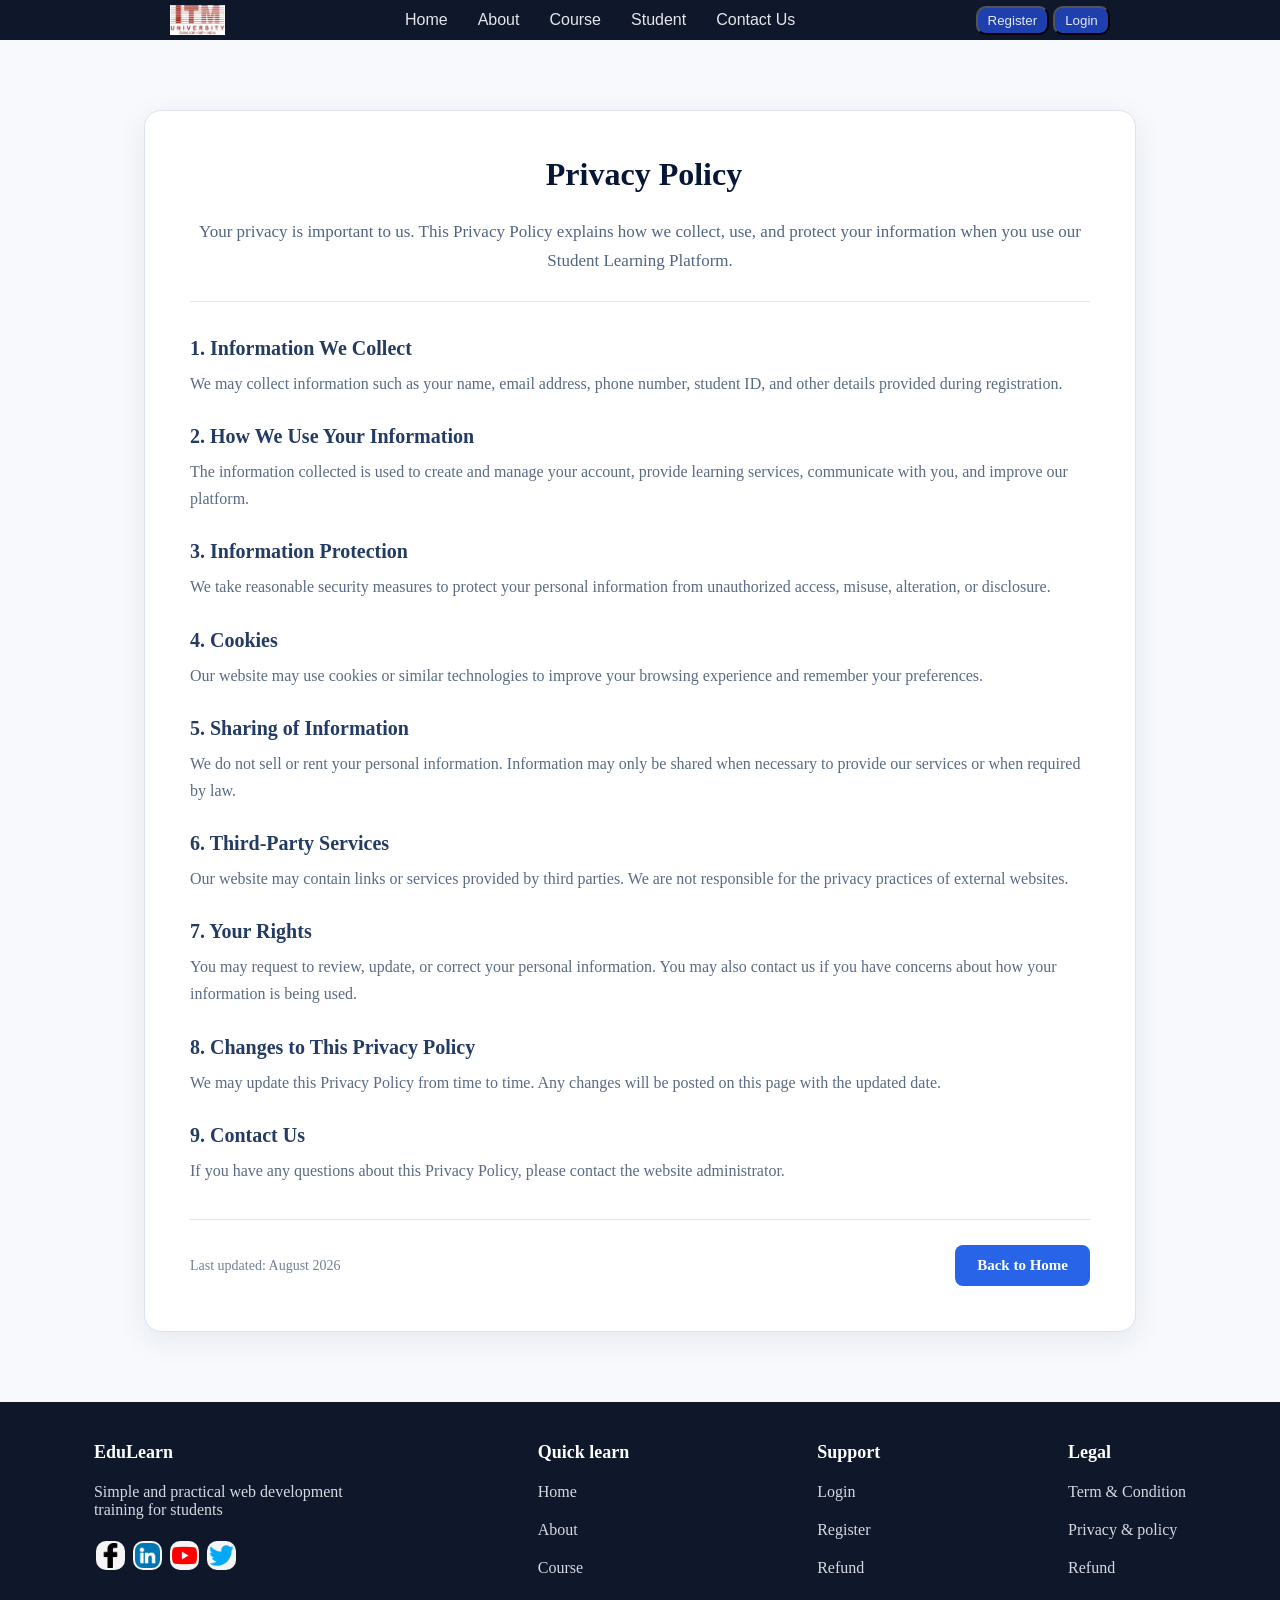
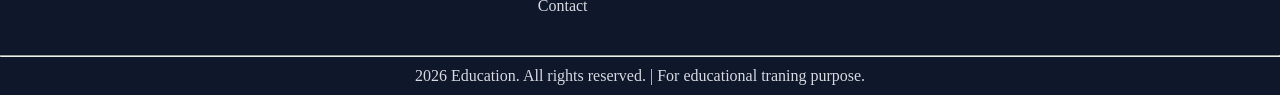
<file: privacy-policy.html>
<!DOCTYPE html>
<html lang="en">
<head>
    <meta charset="UTF-8">
    <meta name="viewport" content="width=device-width, initial-scale=1.0">
    <title>Privacy policy</title>
    <link rel="stylesheet" href="./css/privacy-policy.css">
</head>
<body>
     <section>
        <header class="header">
          <img id="logo" src="../images/logo.png" alt="">
          <nav class="nav-link">
            <li><a href="../index.html"> Home</a></li>
            <li><a href="../about.html"> About</a></li>
            <li><a href="../course.html"> Course</a></li>
            <li><a href="../student.html"> Student</a></li>
            <li><a href="../contact.html"> Contact Us</a></li>
          
          
          </nav>
          <div class="btn-div">
            <a  class="btn" href="../register.html"> <button> Register</button></a>
            <a  class="btn" href="../login.html"> <button> Login</button></a>
          </div>


        </header>
    </section>
    <main class="privacy-section">

    <div class="privacy-card">

        <h2>
            <i class="fa-solid fa-shield-halved"></i>
            Privacy Policy
        </h2>

        <p class="privacy-intro">
            Your privacy is important to us. This Privacy Policy explains
            how we collect, use, and protect your information when you use
            our Student Learning Platform.
        </p>


        <div class="privacy-content">

            <section>
                <h3>1. Information We Collect</h3>
                <p>
                    We may collect information such as your name, email
                    address, phone number, student ID, and other details
                    provided during registration.
                </p>
            </section>


            <section>
                <h3>2. How We Use Your Information</h3>
                <p>
                    The information collected is used to create and manage
                    your account, provide learning services, communicate
                    with you, and improve our platform.
                </p>
            </section>


            <section>
                <h3>3. Information Protection</h3>
                <p>
                    We take reasonable security measures to protect your
                    personal information from unauthorized access, misuse,
                    alteration, or disclosure.
                </p>
            </section>


            <section>
                <h3>4. Cookies</h3>
                <p>
                    Our website may use cookies or similar technologies to
                    improve your browsing experience and remember your
                    preferences.
                </p>
            </section>


            <section>
                <h3>5. Sharing of Information</h3>
                <p>
                    We do not sell or rent your personal information.
                    Information may only be shared when necessary to provide
                    our services or when required by law.
                </p>
            </section>


            <section>
                <h3>6. Third-Party Services</h3>
                <p>
                    Our website may contain links or services provided by
                    third parties. We are not responsible for the privacy
                    practices of external websites.
                </p>
            </section>


            <section>
                <h3>7. Your Rights</h3>
                <p>
                    You may request to review, update, or correct your
                    personal information. You may also contact us if you
                    have concerns about how your information is being used.
                </p>
            </section>


            <section>
                <h3>8. Changes to This Privacy Policy</h3>
                <p>
                    We may update this Privacy Policy from time to time.
                    Any changes will be posted on this page with the updated
                    date.
                </p>
            </section>


            <section>
                <h3>9. Contact Us</h3>
                <p>
                    If you have any questions about this Privacy Policy,
                    please contact the website administrator.
                </p>
            </section>

        </div>


        <div class="privacy-footer">

            <p>
                Last updated: August 2026
            </p>

            <a href="index.html" class="privacy-btn">
                Back to Home
            </a>

        </div>

    </div>

</main>

    <!-- footer -->
    <footer class="footer">
        <div>
            <!-- div top -->
             <div class="top-footer">
                <!-- item 1 -->
                 <div class="item-1 item">
                 <h4>EduLearn</h4>
                 <p>Simple and practical web development training for students</p>
                 <!-- social icons -->
                  <div class="social-icons">
                    <a href="#"><img src="./images/facebook-logo.png" alt=""></a>
                     <a href="#"><img src="./images/linkedin.png" alt=""></a>
                      <a href="#"><img src="./images/youtube.png" alt=""></a>
                       <a href="#"><img src="./images/twitter.png" alt=""></a>
                  </div>
                 </div>
                  
                    <!-- item 2 -->
                  
                 <div class="item">
                     <h4>Quick learn</h4>
                     <li><a href="./index.html">Home</a></li>
                     <li><a href="./about.html">About</a></li>
                     <li><a href="./course.html">Course</a></li>
                     <li><a href="./contact.html">Contact</a></li>
                 </div>
                  <!-- item 3 -->
                   <div class="item">
                    <h4>Support</h4>
                    <li><a href="./login.html">Login</a></li>
                    <li><a href="./register.html">Register</a></li>
                    <li><a href="./refund.html">Refund</a></li>
                   </div>
                   <!-- item 4 -->
                    <div class="item">
                        <h4>Legal</h4>
                        <li><a href="./term-condition.html">Term & Condition</a></li>
                         <li><a href="./privacy-policy.html">Privacy & policy</a></li>
                          <li><a href="./refund.html">Refund</a></li>
                          
                    </div>
             </div>
             <hr>
             <div class="bottom-section">
               <p> 2026 Education. All rights reserved. | For educational traning purpose.</p>
             </div>
        </div>
    </footer>
    
</body>
</html>
</file>
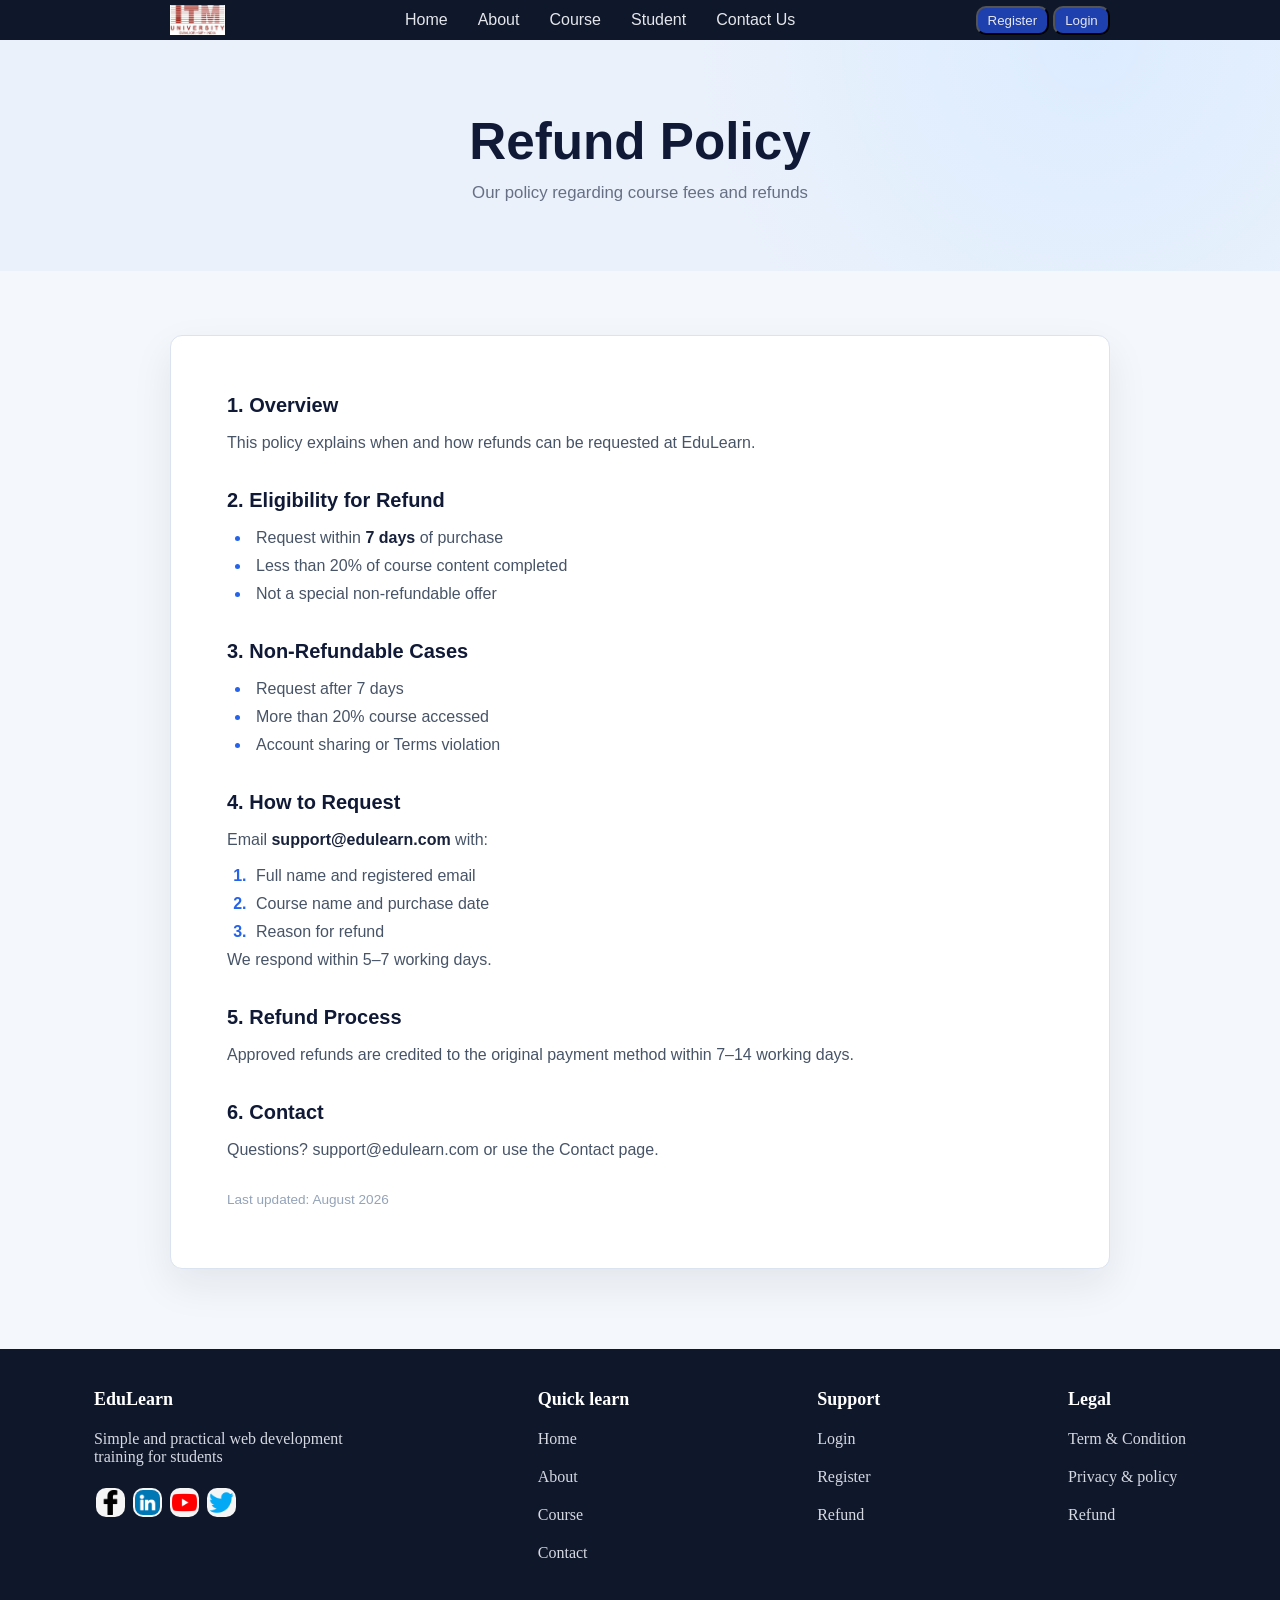
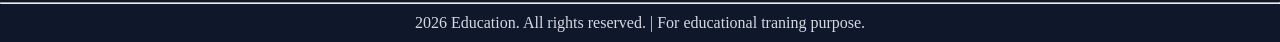
<file: refund.html>
<!DOCTYPE html>
<html lang="en">
<head>
    <meta charset="UTF-8">
    <meta name="viewport" content="width=device-width, initial-scale=1.0">
    <title>Refund policy</title>
    <link rel="stylesheet" href="./css/refund.css">
</head>
<body>
     <section>
        <header class="header">
          <img id="logo" src="../images/logo.png" alt="">
          <nav class="nav-link">
            <li><a href="../index.html"> Home</a></li>
            <li><a href="../about.html"> About</a></li>
            <li><a href="../course.html"> Course</a></li>
            <li><a href="../student.html"> Student</a></li>
            <li><a href="../contact.html"> Contact Us</a></li>
          
          
          </nav>
          <div class="btn-div">
            <a  class="btn" href="../register.html"> <button> Register</button></a>
            <a  class="btn" href="../login.html"> <button> Login</button></a>
          </div>


        </header>
    </section>
    <main>
        <section class="page-header"><div class="container"><h1>Refund Policy</h1><p>Our policy regarding course fees and refunds</p></div></section>
<section class="section"><div class="container"><div class="policy-content">
    <h2>1. Overview</h2>
    <p>This policy explains when and how refunds can be requested at EduLearn.</p>
    <h2>2. Eligibility for Refund</h2>
    <ul>
        <li>Request within <strong>7 days</strong> of purchase</li>
        <li>Less than 20% of course content completed</li>
        <li>Not a special non-refundable offer</li>
    </ul>
    <h2>3. Non-Refundable Cases</h2>
    <ul>
        <li>Request after 7 days</li>
        <li>More than 20% course accessed</li>
        <li>Account sharing or Terms violation</li>
    </ul>
    <h2>4. How to Request</h2>
    <p>Email <strong>support@edulearn.com</strong> with:</p>
    <ol>
        <li>Full name and registered email</li>
        <li>Course name and purchase date</li>
        <li>Reason for refund</li>
    </ol>
    <p>We respond within 5–7 working days.</p>
    <h2>5. Refund Process</h2>
    <p>Approved refunds are credited to the original payment method within 7–14 working days.</p>
    <h2>6. Contact</h2>
    <p>Questions? support@edulearn.com or use the Contact page.</p>
    <p style="margin-top:24px;color:#94a3b8;font-size:0.85rem;">Last updated: August 2026</p>
</div></div></section>
     
    </main>

    <!-- footer -->
    <footer class="footer">
        <div>
            <!-- div top -->
             <div class="top-footer">
                <!-- item 1 -->
                 <div class="item-1 item">
                 <h4>EduLearn</h4>
                 <p>Simple and practical web development training for students</p>
                 <!-- social icons -->
                  <div class="social-icons">
                    <a href="#"><img src="./images/facebook-logo.png" alt=""></a>
                     <a href="#"><img src="./images/linkedin.png" alt=""></a>
                      <a href="#"><img src="./images/youtube.png" alt=""></a>
                       <a href="#"><img src="./images/twitter.png" alt=""></a>
                  </div>
                 </div>
                  
                    <!-- item 2 -->
                  
                 <div class="item">
                     <h4>Quick learn</h4>
                     <li><a href="./index.html">Home</a></li>
                     <li><a href="./about.html">About</a></li>
                     <li><a href="./course.html">Course</a></li>
                     <li><a href="./contact.html">Contact</a></li>
                 </div>
                  <!-- item 3 -->
                   <div class="item">
                    <h4>Support</h4>
                    <li><a href="./login.html">Login</a></li>
                    <li><a href="./register.html">Register</a></li>
                    <li><a href="./refund.html">Refund</a></li>
                   </div>
                   <!-- item 4 -->
                    <div class="item">
                        <h4>Legal</h4>
                        <li><a href="./term-condition.html">Term & Condition</a></li>
                         <li><a href="./privacy-policy.html">Privacy & policy</a></li>
                          <li><a href="./refund.html">Refund</a></li>
                          
                    </div>
             </div>
             <hr>
             <div class="bottom-section">
               <p> 2026 Education. All rights reserved. | For educational traning purpose.</p>
             </div>
        </div>
    </footer>
    
</body>
</html>
</file>
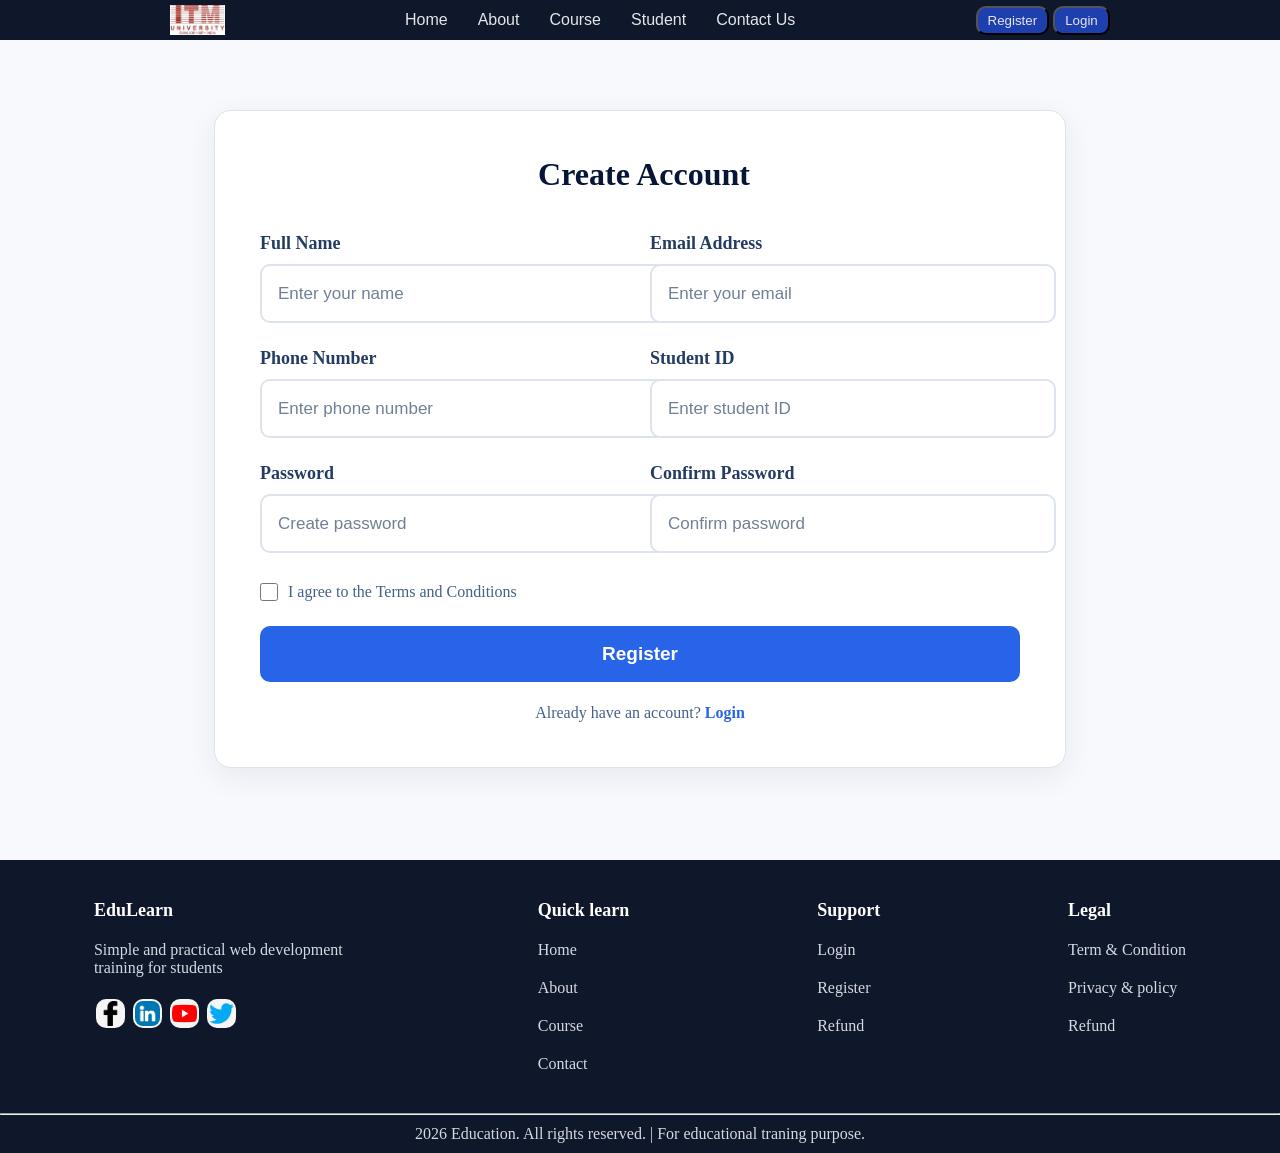
<file: register.html>
<!DOCTYPE html>
<html lang="en">
<head>
    <meta charset="UTF-8">
    <meta name="viewport" content="width=device-width, initial-scale=1.0">
    <title>Register </title>
    <link rel="stylesheet" href="./css/register.css">
</head>
<body>
     <section>
        <header class="header">
          <img id="logo" src="../images/logo.png" alt="">
          <nav class="nav-link">
            <li><a href="../index.html"> Home</a></li>
            <li><a href="../about.html"> About</a></li>
            <li><a href="../course.html"> Course</a></li>
            <li><a href="../student.html"> Student</a></li>
            <li><a href="../contact.html"> Contact Us</a></li>
          
          
          </nav>
          <div class="btn-div">
            <a  class="btn" href="../register.html"> <button> Register</button></a>
            <a  class="btn" href="../login.html"> <button> Login</button></a>
          </div>


        </header>
    </section>
    <main class="register-section">

    <div class="register-card">

        <h2>
            <i class="fa-solid fa-user-plus"></i>
            Create Account
        </h2>

        <form>

            <div class="form-row">

                <div class="form-group">
                    <label for="name">Full Name</label>
                    <input type="text"
                           id="name"
                           placeholder="Enter your name"
                           required>
                </div>

                <div class="form-group">
                    <label for="email">Email Address</label>
                    <input type="email"
                           id="email"
                           placeholder="Enter your email"
                           required>
                </div>

            </div>

            <div class="form-row">

                <div class="form-group">
                    <label for="phone">Phone Number</label>
                    <input type="tel"
                           id="phone"
                           placeholder="Enter phone number"
                           required>
                </div>

                <div class="form-group">
                    <label for="student-id">Student ID</label>
                    <input type="text"
                           id="student-id"
                           placeholder="Enter student ID"
                           required>
                </div>

            </div>

            <div class="form-row">

                <div class="form-group">
                    <label for="password">Password</label>
                    <input type="password"
                           id="password"
                           placeholder="Create password"
                           required>
                </div>

                <div class="form-group">
                    <label for="confirm-password">Confirm Password</label>
                    <input type="password"
                           id="confirm-password"
                           placeholder="Confirm password"
                           required>
                </div>

            </div>

            <div class="terms">
                <input type="checkbox" id="terms" required>
                <label for="terms">
                    I agree to the Terms and Conditions
                </label>
            </div>

            <button type="submit" class="register-btn">
                Register
            </button>

            <p class="login-link">
                Already have an account?
                <a href="login.html">Login</a>
            </p>

        </form>

    </div>

</main>

    <!-- footer -->
    <footer class="footer">
        <div>
            <!-- div top -->
             <div class="top-footer">
                <!-- item 1 -->
                 <div class="item-1 item">
                 <h4>EduLearn</h4>
                 <p>Simple and practical web development training for students</p>
                 <!-- social icons -->
                  <div class="social-icons">
                    <a href="#"><img src="./images/facebook-logo.png" alt=""></a>
                     <a href="#"><img src="./images/linkedin.png" alt=""></a>
                      <a href="#"><img src="./images/youtube.png" alt=""></a>
                       <a href="#"><img src="./images/twitter.png" alt=""></a>
                  </div>
                 </div>
                  
                    <!-- item 2 -->
                  
                 <div class="item">
                     <h4>Quick learn</h4>
                     <li><a href="./index.html">Home</a></li>
                     <li><a href="./about.html">About</a></li>
                     <li><a href="./course.html">Course</a></li>
                     <li><a href="./contact.html">Contact</a></li>
                 </div>
                  <!-- item 3 -->
                   <div class="item">
                    <h4>Support</h4>
                    <li><a href="./login.html">Login</a></li>
                    <li><a href="./register.html">Register</a></li>
                    <li><a href="./refund.html">Refund</a></li>
                   </div>
                   <!-- item 4 -->
                    <div class="item">
                        <h4>Legal</h4>
                        <li><a href="./term-condition.html">Term & Condition</a></li>
                         <li><a href="./privacy-policy.html">Privacy & policy</a></li>
                          <li><a href="./refund.html">Refund</a></li>
                          
                    </div>
             </div>
             <hr>
             <div class="bottom-section">
               <p> 2026 Education. All rights reserved. | For educational traning purpose.</p>
             </div>
        </div>
    </footer>
    
</body>
</html>
</file>
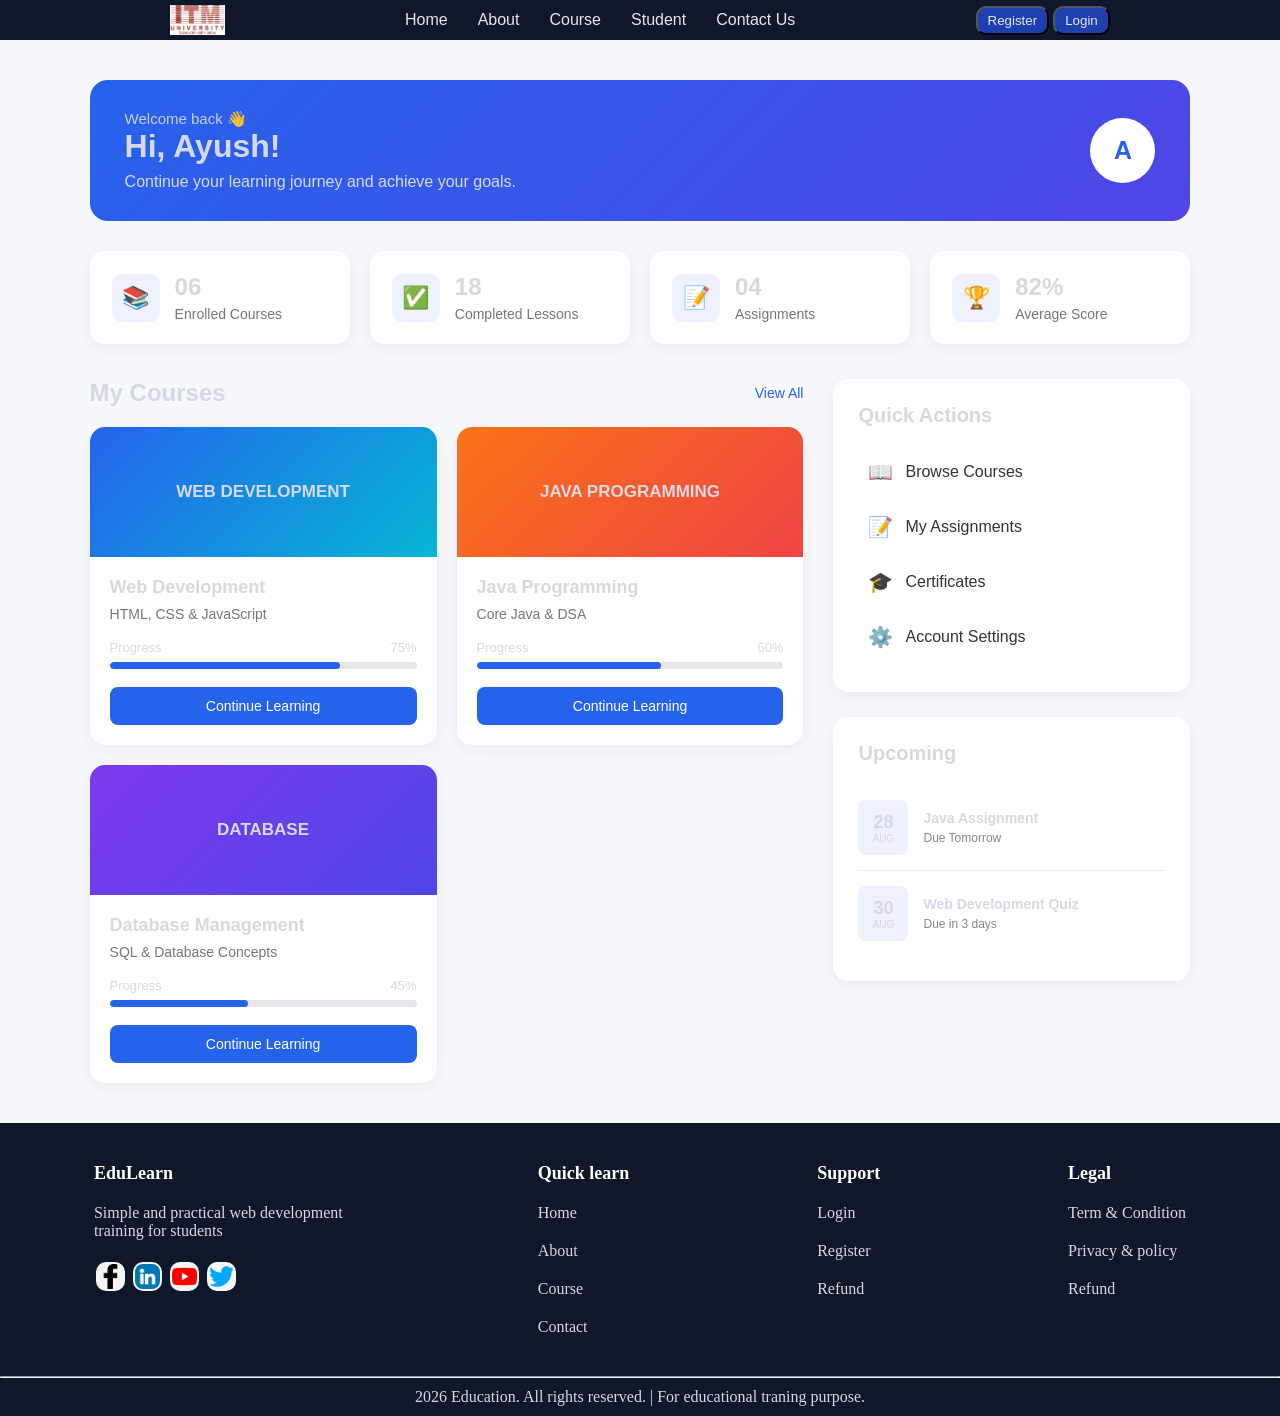
<file: student.html>
<!DOCTYPE html>
<html lang="en">
<head>
    <meta charset="UTF-8">
    <meta name="viewport" content="width=device-width, initial-scale=1.0">
    <title>Student</title>
    <link rel="stylesheet" href="./css/student.css">
</head>
<body>
     <section>
        <header class="header">
          <img id="logo" src="../images/logo.png" alt="">
          <nav class="nav-link">
            <li><a href="../index.html"> Home</a></li>
            <li><a href="../about.html"> About</a></li>
            <li><a href="../course.html"> Course</a></li>
            <li><a href="../student.html"> Student</a></li>
            <li><a href="../contact.html"> Contact Us</a></li>
          
          
          </nav>
          <div class="btn-div">
            <a  class="btn" href="../register.html"> <button> Register</button></a>
            <a  class="btn" href="../login.html"> <button> Login</button></a>
          </div>


        </header>
    </section>
   <main class="student-main">

    <!-- Welcome Section -->
    <section class="student-welcome">
        <div>
            <p class="welcome-text">Welcome back 👋</p>
            <h1>Hi, Ayush!</h1>
            <p>Continue your learning journey and achieve your goals.</p>
        </div>

        <div class="student-avatar">
            A
        </div>
    </section>


    <!-- Statistics -->
    <section class="student-stats">

        <div class="stat-card">
            <div class="stat-icon">📚</div>
            <div>
                <h2>06</h2>
                <p>Enrolled Courses</p>
            </div>
        </div>

        <div class="stat-card">
            <div class="stat-icon">✅</div>
            <div>
                <h2>18</h2>
                <p>Completed Lessons</p>
            </div>
        </div>

        <div class="stat-card">
            <div class="stat-icon">📝</div>
            <div>
                <h2>04</h2>
                <p>Assignments</p>
            </div>
        </div>

        <div class="stat-card">
            <div class="stat-icon">🏆</div>
            <div>
                <h2>82%</h2>
                <p>Average Score</p>
            </div>
        </div>

    </section>


    <!-- Main Content -->
    <section class="student-content">

        <!-- Courses -->
        <div class="courses-section">

            <div class="section-heading">
                <h2>My Courses</h2>
                <a href="#">View All</a>
            </div>

            <div class="course-grid">

                <div class="course-card">
                    <div class="course-image web">
                        <span>WEB DEVELOPMENT</span>
                    </div>

                    <div class="course-info">
                        <h3>Web Development</h3>
                        <p>HTML, CSS & JavaScript</p>

                        <div class="progress-info">
                            <span>Progress</span>
                            <span>75%</span>
                        </div>

                        <div class="progress-bar">
                            <div class="progress" style="width: 75%;"></div>
                        </div>

                        <button>Continue Learning</button>
                    </div>
                </div>


                <div class="course-card">
                    <div class="course-image java">
                        <span>JAVA PROGRAMMING</span>
                    </div>

                    <div class="course-info">
                        <h3>Java Programming</h3>
                        <p>Core Java & DSA</p>

                        <div class="progress-info">
                            <span>Progress</span>
                            <span>60%</span>
                        </div>

                        <div class="progress-bar">
                            <div class="progress" style="width: 60%;"></div>
                        </div>

                        <button>Continue Learning</button>
                    </div>
                </div>


                <div class="course-card">
                    <div class="course-image database">
                        <span>DATABASE</span>
                    </div>

                    <div class="course-info">
                        <h3>Database Management</h3>
                        <p>SQL & Database Concepts</p>

                        <div class="progress-info">
                            <span>Progress</span>
                            <span>45%</span>
                        </div>

                        <div class="progress-bar">
                            <div class="progress" style="width: 45%;"></div>
                        </div>

                        <button>Continue Learning</button>
                    </div>
                </div>

            </div>
        </div>


        <!-- Right Sidebar -->
        <aside class="student-sidebar">

            <div class="quick-actions">
                <h2>Quick Actions</h2>

                <a href="#">
                    <span>📖</span>
                    Browse Courses
                </a>

                <a href="#">
                    <span>📝</span>
                    My Assignments
                </a>

                <a href="#">
                    <span>🎓</span>
                    Certificates
                </a>

                <a href="#">
                    <span>⚙️</span>
                    Account Settings
                </a>
            </div>


            <div class="upcoming">
                <h2>Upcoming</h2>

                <div class="event">
                    <div class="event-date">
                        <strong>28</strong>
                        <span>AUG</span>
                    </div>

                    <div>
                        <h4>Java Assignment</h4>
                        <p>Due Tomorrow</p>
                    </div>
                </div>

                <div class="event">
                    <div class="event-date">
                        <strong>30</strong>
                        <span>AUG</span>
                    </div>

                    <div>
                        <h4>Web Development Quiz</h4>
                        <p>Due in 3 days</p>
                    </div>
                </div>

            </div>

        </aside>

    </section>

</main>

    <!-- footer -->
    <footer class="footer">
        <div>
            <!-- div top -->
             <div class="top-footer">
                <!-- item 1 -->
                 <div class="item-1 item">
                 <h4>EduLearn</h4>
                 <p>Simple and practical web development training for students</p>
                 <!-- social icons -->
                  <div class="social-icons">
                    <a href="#"><img src="./images/facebook-logo.png" alt=""></a>
                     <a href="#"><img src="./images/linkedin.png" alt=""></a>
                      <a href="#"><img src="./images/youtube.png" alt=""></a>
                       <a href="#"><img src="./images/twitter.png" alt=""></a>
                  </div>
                 </div>
                  
                    <!-- item 2 -->
                  
                 <div class="item">
                     <h4>Quick learn</h4>
                     <li><a href="./index.html">Home</a></li>
                     <li><a href="./about.html">About</a></li>
                     <li><a href="./course.html">Course</a></li>
                     <li><a href="./contact.html">Contact</a></li>
                 </div>
                  <!-- item 3 -->
                   <div class="item">
                    <h4>Support</h4>
                    <li><a href="./login.html">Login</a></li>
                    <li><a href="./register.html">Register</a></li>
                    <li><a href="./refund.html">Refund</a></li>
                   </div>
                   <!-- item 4 -->
                    <div class="item">
                        <h4>Legal</h4>
                        <li><a href="./term-condition.html">Term & Condition</a></li>
                         <li><a href="./privacy-policy.html">Privacy & policy</a></li>
                          <li><a href="./refund.html">Refund</a></li>
                          
                    </div>
             </div>
             <hr>
             <div class="bottom-section">
               <p> 2026 Education. All rights reserved. | For educational traning purpose.</p>
             </div>
        </div>
    </footer>
    
</body>
</html>
</file>
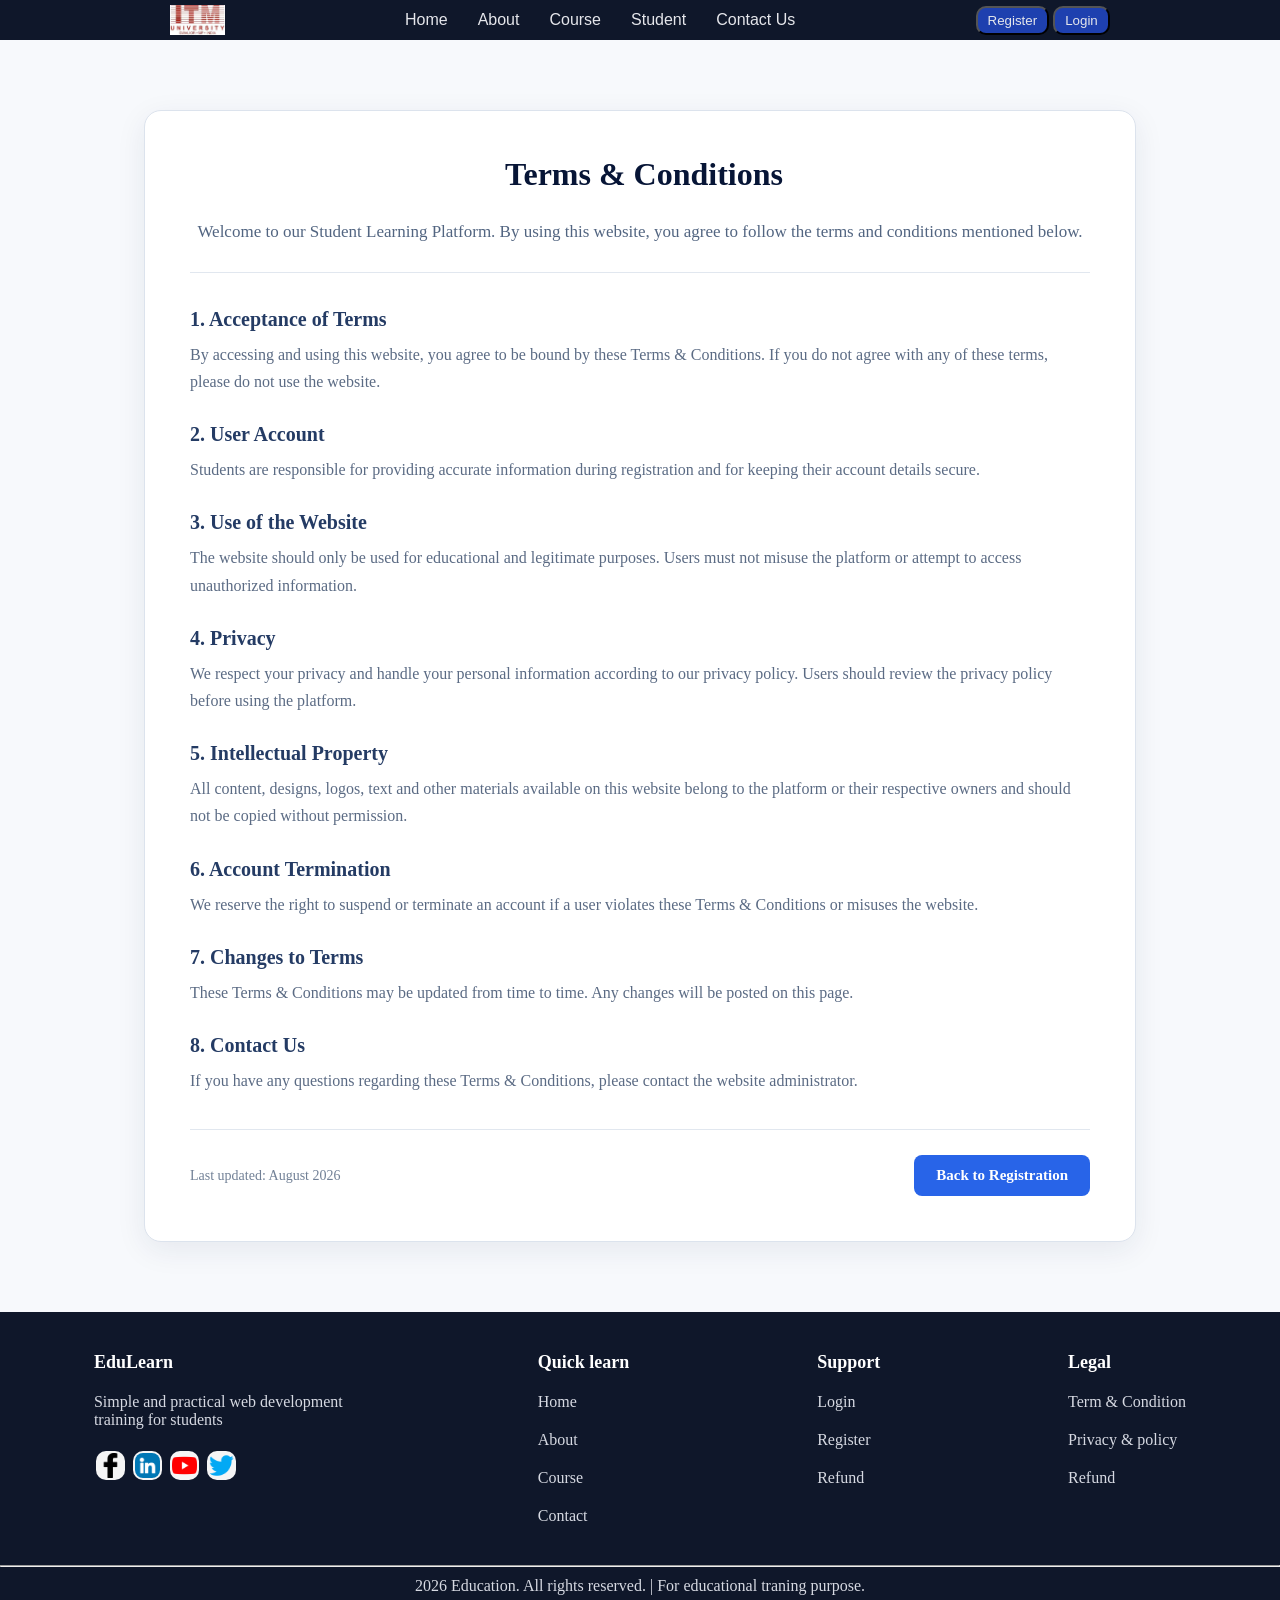
<file: term-condition.html>
<!DOCTYPE html>
<html lang="en">
<head>
    <meta charset="UTF-8">
    <meta name="viewport" content="width=device-width, initial-scale=1.0">
    <title>Term & Condition</title>
    <link rel="stylesheet" href="./css/term-condition.css">
</head>
<body>
     <section>
        <header class="header">
          <img id="logo" src="../images/logo.png" alt="">
          <nav class="nav-link">
            <li><a href="../index.html"> Home</a></li>
            <li><a href="../about.html"> About</a></li>
            <li><a href="../course.html"> Course</a></li>
            <li><a href="../student.html"> Student</a></li>
            <li><a href="../contact.html"> Contact Us</a></li>
          
          
          </nav>
          <div class="btn-div">
            <a  class="btn" href="../register.html"> <button> Register</button></a>
            <a  class="btn" href="../login.html"> <button> Login</button></a>
          </div>


        </header>
    </section>
    <main class="terms-section">

    <div class="terms-card">

        <h2>
            <i class="fa-solid fa-file-contract"></i>
            Terms & Conditions
        </h2>

        <p class="intro">
            Welcome to our Student Learning Platform. By using this website,
            you agree to follow the terms and conditions mentioned below.
        </p>


        <div class="terms-content">

            <section>
                <h3>1. Acceptance of Terms</h3>
                <p>
                    By accessing and using this website, you agree to be
                    bound by these Terms & Conditions. If you do not agree
                    with any of these terms, please do not use the website.
                </p>
            </section>


            <section>
                <h3>2. User Account</h3>
                <p>
                    Students are responsible for providing accurate
                    information during registration and for keeping their
                    account details secure.
                </p>
            </section>


            <section>
                <h3>3. Use of the Website</h3>
                <p>
                    The website should only be used for educational and
                    legitimate purposes. Users must not misuse the platform
                    or attempt to access unauthorized information.
                </p>
            </section>


            <section>
                <h3>4. Privacy</h3>
                <p>
                    We respect your privacy and handle your personal
                    information according to our privacy policy. Users
                    should review the privacy policy before using the
                    platform.
                </p>
            </section>


            <section>
                <h3>5. Intellectual Property</h3>
                <p>
                    All content, designs, logos, text and other materials
                    available on this website belong to the platform or
                    their respective owners and should not be copied
                    without permission.
                </p>
            </section>


            <section>
                <h3>6. Account Termination</h3>
                <p>
                    We reserve the right to suspend or terminate an account
                    if a user violates these Terms & Conditions or misuses
                    the website.
                </p>
            </section>


            <section>
                <h3>7. Changes to Terms</h3>
                <p>
                    These Terms & Conditions may be updated from time to
                    time. Any changes will be posted on this page.
                </p>
            </section>


            <section>
                <h3>8. Contact Us</h3>
                <p>
                    If you have any questions regarding these Terms &
                    Conditions, please contact the website administrator.
                </p>
            </section>

        </div>


        <div class="terms-footer">
            <p>
                Last updated: August 2026
            </p>

            <a href="register.html" class="back-btn">
                Back to Registration
            </a>
        </div>

    </div>

</main>

    <!-- footer -->
    <footer class="footer">
        <div>
            <!-- div top -->
             <div class="top-footer">
                <!-- item 1 -->
                 <div class="item-1 item">
                 <h4>EduLearn</h4>
                 <p>Simple and practical web development training for students</p>
                 <!-- social icons -->
                  <div class="social-icons">
                    <a href="#"><img src="./images/facebook-logo.png" alt=""></a>
                     <a href="#"><img src="./images/linkedin.png" alt=""></a>
                      <a href="#"><img src="./images/youtube.png" alt=""></a>
                       <a href="#"><img src="./images/twitter.png" alt=""></a>
                  </div>
                 </div>
                  
                    <!-- item 2 -->
                  
                 <div class="item">
                     <h4>Quick learn</h4>
                     <li><a href="./index.html">Home</a></li>
                     <li><a href="./about.html">About</a></li>
                     <li><a href="./course.html">Course</a></li>
                     <li><a href="./contact.html">Contact</a></li>
                 </div>
                  <!-- item 3 -->
                   <div class="item">
                    <h4>Support</h4>
                    <li><a href="./login.html">Login</a></li>
                    <li><a href="./register.html">Register</a></li>
                    <li><a href="./refund.html">Refund</a></li>
                   </div>
                   <!-- item 4 -->
                    <div class="item">
                        <h4>Legal</h4>
                        <li><a href="./term-condition.html">Term & Condition</a></li>
                         <li><a href="./privacy-policy.html">Privacy & policy</a></li>
                          <li><a href="./refund.html">Refund</a></li>
                          
                    </div>
             </div>
             <hr>
             <div class="bottom-section">
               <p> 2026 Education. All rights reserved. | For educational traning purpose.</p>
             </div>
        </div>
    </footer>
    
</body>
</html>
</file>
<file: css/index.css>
*{
            margin: 0;
            padding: 0;
        }
        .header{
            background-color: #0F172A;
            display: flex;
            justify-content: space-evenly;
            align-items: center;
            height: 40px;
            color: #E5E6EB;
        }
        #logo{
            height: 30px;
        }
        .nav-link{
            display: flex;
            gap: 10px;
            list-style: none;
            
           
        }

        .nav-link a{
            text-decoration: none;
            color: #E5E6EB;
            font-family: Inter, "Segoe UI", sans-serif;
            font-weight: 500;
             padding: 5px 10px;
            border-radius: 10px;
        }

        .nav-link a:hover{
            background-color: #1E40AF;
            color: white;
            padding: 5px 10px;
            border-radius: 10px;
        }
        .btn-div button{

            color: #E5E6EB;
            background-color: #1E40AF;
              padding: 5px 10px;
            border-radius: 10px;
        }
        .btn-div button:hover{
            color: white;
            font-weight: 400px;
        }

        /* footer */

        * {
            margin: 0;
            padding: 0;
            color: #D6D9E2;
           
        }
        .footer{
            background-color: #0F172A;
        }

         .top-footer{
            display: flex;
            justify-content: space-around;
            list-style: none;
            padding-top: 40px;
            padding-bottom: 40px;
            align-items: start;

        }
        .item-1{
          width: 20%;
        }

        .social-icons img{
          height: 25px;
          background-color: whitesmoke;
          border-radius: 10px;
          padding: 2px;
          margin: 2px;
        }
       
        .item{
            display: flex;
            flex-direction: column;
            
             gap: 20px;
        }
        .item a {
            text-decoration: none;
        }
        .item h4{
            color: white;
            font-size: large;
            font-weight: 800;
        }
        .item a:hover{
            color: rgb(135, 135, 234);
        }
        .bottom-section {
            padding: 10px;
           text-align: center;
        }
        @media(max-width:740px){
            .top-footer{
                flex-direction: column;
                gap: 30px;
                align-items: start;
            }
            .item{
                width: auto;
                padding-left: 20px;
                gap: 20px;
            }
        }

         /* main page */
        .hero-section{
            min-height: 620px;
            height: calc(100vh - 40px);
            max-height: 820px;
            position: relative;
            display: flex;
            align-items: center;
            background-attachment: fixed;
            overflow: hidden;
        }
        .hero-image{
            position: absolute;
            inset: 0;
            width: 100%;
            height: 100%;
            object-fit: cover;
            object-position: center;
        }
        .hero-section::before{
            content: "";
            position: absolute;
            inset: 0;
            background: linear-gradient(90deg, rgba(2,6,23,0.9) 0%, rgba(15,23,42,0.72) 28%, rgba(30,64,175,0.28) 58%, rgba(2,6,23,0.05) 100%);
            z-index: 0;
        }
        .hero-box{
            position: relative;
            z-index: 1;
            max-width: 1100px;
            margin-left: 40px;
            width: min(620px, calc(100% - 80px));
            display: flex;
            flex-direction: column;
            gap: 16px;
            color: #FFFFFF;
            padding: 24px;
        }
        .hero-box h1{
            font-size: 3rem;
            line-height: 1.05;
            font-weight: 700;
            font-family: Inter, "Segoe UI", sans-serif;
            color: #FFFFFF;
        }
        .hero-box p{
            font-size: 1.05rem;
            max-width: 720px;
            color: rgba(230,238,248,0.9);
        }
        .hero-box a button{
            background: linear-gradient(90deg, #1E40AF 0%, #3B82F6 100%);
            color: #fff;
            border: none;
            padding: 12px 20px;
            border-radius: 8px;
            cursor: pointer;
            transition: transform .15s ease, box-shadow .15s ease;
            font-weight: 600;
        }
        .hero-box a button:hover{
            transform: translateY(-3px);
            box-shadow: 0 12px 30px rgba(59,130,246,0.22);
        }

        @media (max-width: 740px){
            .hero-box{
                margin-left: 20px;
                padding: 18px;
                width: calc(100% - 40px);
            }
            .hero-box h1{
                font-size: 2rem;
            }
            .hero-box p{
                font-size: 0.98rem;
            }
        }
            .mid-section{
                padding: 60px 40px;
                max-width: 1200px;
                margin: 0 auto;
                display: grid;
                grid-template-columns: repeat(2, 1fr);
                gap: 24px;
                align-items: start;
            }
            .mid-div{
                grid-column: 1 / -1;
                text-align: center;
                margin-bottom: 8px;
            }
            .mid-div h1{
                color: #0F172A;
                font-size: 2rem;
                font-weight: 700;
                font-family: Inter, "Segoe UI", sans-serif;
                letter-spacing: -0.5px;
            }
            .section-item{
                background-color: #ffffff;
                padding: 22px;
                border-radius: 12px;
                box-shadow: 0 8px 24px rgba(15,23,42,0.06);
                display: flex;
                flex-direction: column;
                gap: 12px;
                align-items: flex-start;
            }
            .section-item img,
            .section-item1 img{
                width: 64px;
                height: 64px;
                object-fit: cover;
                border-radius: 10px;
                background: linear-gradient(135deg,#E6EEF8,#DDE7FF);
          }
            .section-item h3,
            .section-item1 h3{
                margin: 0;
                font-size: 1.1rem;
                color: #0F172A;
                font-weight: 700;
          }
             .section-item p,
             .section-item1 p{
                margin: 0;
                color: #374151;
                line-height: 1.5;
          }
        /* unify class names: apply same card style to section-item1 */
        .section-item1{
            background-color: #ffffff;
            padding: 22px;
            border-radius: 12px;
            box-shadow: 0 8px 24px rgba(15,23,42,0.06);
            display: flex;
            flex-direction: column;
            gap: 12px;
            align-items: flex-start;
        }

          @media (max-width: 900px){
                .mid-section{
                     grid-template-columns: 1fr;
                     padding: 40px 20px;
                }
                .mid-div h1{
                     font-size: 1.6rem;
                }
          }

          .lower-div{
                        grid-column: 1 / -1;
                        display: grid;
                        grid-template-columns: repeat(4, minmax(0, 1fr));
                        gap: 18px;
                        width: 100%;
                        max-width: 1180px;
                        margin-right:auto;
                        padding: 26px 26px;
                        background: linear-gradient(135deg, #0F172A 0%, #1E293B 100%);
                        border-radius: 18px;
                        align-items: center;
                        box-shadow: 0 18px 40px rgba(15, 23, 42, 0.18);
                        border: 1px solid rgba(148, 163, 184, 0.14);
          }

          .lower-div1{
                        background: rgba(255, 255, 255, 0.04);
                        border: 1px solid rgba(148, 163, 184, 0.12);
                        border-radius: 14px;
                        padding: 22px 16px;
                        text-align: center;
                        transition: transform 0.2s ease, background 0.2s ease;
          }

          .lower-div1:hover{
                        transform: translateY(-2px);
                        background: rgba(255, 255, 255, 0.08);
          }

          .lower-div1 h2{
                        margin: 0 0 8px;
                        font-size: clamp(1.7rem, 2vw, 2.5rem);
                        color: #FFFFFF;
                        font-weight: 800;
          }

          .lower-div1 p{
                        margin: 0;
                        color: rgba(226, 232, 240, 0.8);
                        font-size: 0.95rem;
                        line-height: 1.5;
          }

          @media (max-width: 900px){
                .lower-div {
                     grid-template-columns: repeat(2, minmax(0, 1fr));
                     padding: 20px 18px;
                }
          }

          @media (max-width: 540px){
                .lower-div {
                     grid-template-columns: 1fr;
                }
          }
          .last-div{
            grid-column: 1 / -1;
            position: relative;
            overflow: hidden;
            margin-top: 8px;
            padding: 52px 52px;
            border-radius: 22px;
            text-align: left;
            color: #ffffff;
            background: linear-gradient(135deg, #1E40AF 0%, #0F172A 100%);
            box-shadow: 0 20px 45px rgba(30, 64, 175, 0.22);
          }

          .last-div::before{
            content: "";
            position: absolute;
            inset: 0;
            background: url("../images/home_page/image2.png") center/cover no-repeat;
            opacity: 0.15;
          }

          .last-div > *{
            position: relative;
            z-index: 1;
          }

          .last-div h1{
            
            margin: 0 0 12px;
            font-size: clamp(2rem, 3vw, 3rem);
            color: #ffffff;
            font-weight: 800;
          }

          .last-div h4{
            margin: 0 0 12px;
            color: rgba(255, 255, 255, 0.92);
            font-size: 1.2rem;
            font-weight: 600;
          }

          .last-div p{
            max-width: 700px;
            margin: 0 0 22px;
            color: rgba(255, 255, 255, 0.85);
            line-height: 1.7;
            font-size: 1rem;
            text-align: left;
          }

          .last-div a{
            display: inline-block;
            text-align: left;
          }

          .last-div a button{
            border: none;
            border-radius: 10px;
            padding: 14px 24px;
            background: #ffffff;
            color: #0F172A;
            font-weight: 700;
            cursor: pointer;
            transition: transform 0.2s ease, box-shadow 0.2s ease;
          }

          .last-div a button:hover{
            transform: translateY(-2px);
            box-shadow: 0 12px 28px rgba(15, 23, 42, 0.25);
          }

          @media (max-width: 540px){
            .last-div{
              padding: 36px 20px;
            }

            .last-div h4{
              font-size: 1rem;
            }
          }
</file>
<file: css/about.css>
*{
            margin: 0;
            padding: 0;
        }
        .header{
            background-color: #0F172A;
            display: flex;
            justify-content: space-evenly;
            align-items: center;
            height: 40px;
            color: #E5E6EB;
        }
        #logo{
            height: 30px;
        }
        .nav-link{
            display: flex;
            gap: 10px;
            list-style: none;
            
           
        }

        .nav-link a{
            text-decoration: none;
            color: #E5E6EB;
            font-family: Inter, "Segoe UI", sans-serif;
            font-weight: 500;
             padding: 5px 10px;
            border-radius: 10px;
        }

        .nav-link a:hover{
            background-color: #1E40AF;
            color: white;
            padding: 5px 10px;
            border-radius: 10px;
        }
        .btn-div button{

            color: #E5E6EB;
            background-color: #1E40AF;
              padding: 5px 10px;
            border-radius: 10px;
        }
        .btn-div button:hover{
            color: white;
            font-weight: 400;

        }

        /* footer */

        * {
            margin: 0;
            padding: 0;
        }
        .footer{
            background-color: #0F172A;
        }

         .top-footer{
            display: flex;
            justify-content: space-around;
            list-style: none;
            padding-top: 40px;
            padding-bottom: 40px;
            align-items: start;

        }
        .item-1{
          width: 20%;
        }

        .social-icons img{
          height: 25px;;
            padding: 70px 50px;
          background-color: whitesmoke;
          border-radius: 10px;
          padding: 2px;
          margin: 2px;
        }
       
        .item{
            display: flex;
            flex-direction: column;
            color: white;
             gap: 20px;
        }
        .item a {
            text-decoration: none;
            color: white;
        }
        .item h4{
            color: white;
            font-size: large;
            font-weight: 800;
        }
        .item a:hover{
            color: rgb(135, 135, 234);
        }
        .bottom-section {
            padding: 10px;
           text-align: center;

        }
        @media(max-width:740px){
            .top-footer{
                flex-direction: column;
                gap: 30px;
                align-items: start;
            }
            .item{
                width: auto;
                padding-left: 20px;
                gap: 20px;
            }
        }

        /* Main Section */

         .hero-section {
    height: 30vh;

    background-image:
        linear-gradient(
            90deg,
            rgba(15, 23, 42, 0.90) 0%,
            rgba(30, 64, 175, 0.70) 100%
        ),
        url('../images/about_page/image1.png');

    background-position: center;
    background-repeat: no-repeat;
    background-size: cover;

    box-shadow: 0 20px 45px rgba(30, 64, 175, 0.22);
}

.hero-box {
    display: flex;
    flex-direction: column;
    justify-content: center;
    align-items: center;
    gap: 10px;
    height: 100%;
    color: white;
    text-align: center;
}

.about-section {
    padding: 70px 60px;
    background-color: #f8fafc;
}

.about-content {
    display: flex;
    align-items: center;
    gap: 60px;
}

/* Left side */
.about-text {
    width: 50%;
}

.about-text h2 {
    font-size: 36px;
    color: #0f172a;
    margin-bottom: 25px;
}

.about-text p {
    font-size: 20px;
    line-height: 1.7;
    color: #58708f;
    margin-bottom: 20px;
}

/* Button */
.course-btn {
    padding: 15px 25px;
    background-color: #2864e8;
    color: white;
    border: none;
    border-radius: 10px;
    font-size: 18px;
    cursor: pointer;
}

.course-btn:hover {
    background-color: #1e40af;
}

/* Right side */
.about-image {
    width: 50%;
}

.about-image img {
    width: 100%;
    height: 400px;
    object-fit: cover;
    border-radius: 18px;
}

      /* Values Section */
.values-section {
    padding: 80px 60px;
    background: linear-gradient(135deg, #f8fafc 0%, #e0e7ff 100%);
}



.values-header {
    text-align: center;
    margin-bottom: 60px;
}

.values-header h4 {
    font-size: 14px;
    font-weight: 600;
    color: #2864e8;
    text-transform: uppercase;
    letter-spacing: 2px;
    margin-bottom: 10px;
}

.values-header h1 {
    font-size: 42px;
    color: #0f172a;
    font-weight: 800;
    margin: 0;
}

.values-cards {
    display: grid;
    grid-template-columns: repeat(auto-fit, minmax(300px, 1fr));
    gap: 40px;
}

.value-card {
    background: white;
    padding: 40px 30px;
    border-radius: 15px;
    text-align: center;
    box-shadow: 0 4px 15px rgba(30, 64, 175, 0.1);
    transition: all 0.3s ease;
    border-top: 4px solid transparent;
}
.value-card p{
    gap: 20px;
    color: #58708f;
}

.value-card:hover {
    transform: translateY(-10px);
    box-shadow: 0 12px 25px rgba(30, 64, 175, 0.2);
    /* border-top-color: #2864e8; */
}

.card-icon {
    margin-bottom: 25px;
}

.card-icon img {
    height: 60px;
    width: 60px;
    object-fit: contain;
}

.card-title {
    font-size: 22px;
    color: #0f172a;
    font-weight: 700;
    margin-bottom: 15px;
}

.card-description {
    font-size: 16px;
    color: #58708f;
    line-height: 1.6;
    margin: 0;
}

/* Responsive Design */
@media (max-width: 768px) {
    .values-section {
        padding: 60px 30px;
    }

    .values-title {
        font-size: 32px;
    }

    .values-cards {
        gap: 25px;
    }

    .value-card {
        padding: 30px 20px;
    }
}
/* =========================
   Learning Path Section
   ========================= */

.unit-section {
  width: 100%;
  min-height: 100vh;
  background: #f8fafc;
  padding: 70px 20px 80px;
  box-sizing: border-box;
  font-family: Arial, Helvetica, sans-serif;
}

/* Header */

.unit-header {
  text-align: center;
  margin-bottom: 75px;
}

.unit-subtitle {
  display: inline-block;
  margin: 0 0 25px;
  padding: 13px 24px;
  border-radius: 30px;
  background: #eff6ff;
  color: #2563eb;
  font-size: 18px;
  font-weight: 500;
  letter-spacing: 0.5px;
}

.unit-header h1 {
  margin: 0;
  color: #071a3d;
  font-size: 44px;
  font-weight: 700;
  line-height: 1.2;
}


/* =========================
   Units
   ========================= */

.unit-cards {
  width: min(100%, 1000px);
  margin: 0 auto;

  display: flex;
  flex-direction: column;
  gap: 42px;
}

.unit-card {
  display: grid;
  grid-template-columns: 70px 1fr;
  column-gap: 20px;
  align-items: start;
}



.unit-number {
  width: 58px;
  height: 58px;

  border: 3px solid #2864e8;
  border-radius: 50%;

  display: flex;
  align-items: center;
  justify-content: center;

  color: #2864e8;
  font-size: 21px;
  font-weight: 500;

  background: #f8fafc;
  box-sizing: border-box;
}



.unit-card h2 {
  margin: 3px 0 10px;

  color: #071a3d;
  font-size: 22px;
  font-weight: 700;
  line-height: 1.3;
}

.unit-card p {
  margin: 0;

  color: #58708f;
  font-size: 20px;
  font-weight: 400;
  line-height: 1.5;
}


/* =========================
   Tablet
   ========================= */

@media (max-width: 768px) {

  .unit-section {
    padding: 55px 20px 60px;
  }

  .unit-header {
    margin-bottom: 55px;
  }

  .unit-header h1 {
    font-size: 36px;
  }

  .unit-subtitle {
    font-size: 16px;
    padding: 11px 20px;
  }

  .unit-cards {
    gap: 35px;
  }

  .unit-card {
    grid-template-columns: 60px 1fr;
    column-gap: 15px;
  }

  .unit-number {
    width: 52px;
    height: 52px;
    font-size: 18px;
  }

  .unit-card h2 {
    font-size: 20px;
  }

  .unit-card p {
    font-size: 17px;
  }
}


/* =========================
   Mobile
   ========================= */

@media (max-width: 480px) {

  .unit-section {
    padding: 45px 16px 50px;
  }

  .unit-header {
    margin-bottom: 45px;
  }

  .unit-header h1 {
    font-size: 30px;
  }

  .unit-subtitle {
    font-size: 14px;
    padding: 10px 18px;
  }

  .unit-cards {
    gap: 30px;
  }

  .unit-card {
    grid-template-columns: 50px 1fr;
    column-gap: 12px;
  }

  .unit-number {
    width: 46px;
    height: 46px;
    border-width: 2px;
    font-size: 16px;
  }

  .unit-card h2 {
    margin-top: 1px;
    font-size: 18px;
  }

  .unit-card p {
    font-size: 15px;
    line-height: 1.45;
  }
}
/* 
status-section */

.stats-section {
  width: 100%;
  min-height: 180px;

  background: linear-gradient(
    110deg,
    #2945ad,
    #2563eb
  );

  display: flex;
  align-items: center;
  justify-content: space-around;
/* 
  padding: 20px 20px; */

  font-family: Arial, Helvetica, sans-serif;
}

.stat {
  flex: 1;
  text-align: center;
}

.stat h2 {
  /* margin: 0 0 16px; */

  color: white;

  font-size: 25px;
  font-weight: 800;

 
}

.stat p {
  margin: 0;

  color: white;

  font-size: 15px;
  font-weight: 400;

 
}


@media (max-width: 768px) {

  .stats-section {
    padding: 40px 20px;
  }

  .stat h2 {
    font-size: 44px;
  }

  .stat p {
    font-size: 19px;
  }
}


@media (max-width: 600px) {

  .stats-section {
    min-height: auto;

    display: grid;
    grid-template-columns: 1fr 1fr;

    gap: 40px 20px;

    padding: 50px 20px;
  }

  .stat h2 {
    font-size: 38px;
  }

  .stat p {
    font-size: 17px;
  }
}
</file>
<file: css/contact.css>
*{
            margin: 0;
            padding: 0;
      box-sizing: border-box;
        }
        .header{
            background-color: #0F172A;
            display: flex;
            justify-content: space-evenly;
            align-items: center;
            height: 40px;
            color: #E5E6EB;
        }
        #logo{
            height: 30px;
        }
        .nav-link{
          display: flex;
        }

        .nav-link ul{
          display: flex;
          gap: 10px;
          list-style: none;
        }

        .nav-link a{
            text-decoration: none;
            color: #E5E6EB;
            font-family: Inter, "Segoe UI", sans-serif;
            font-weight: 500;
             padding: 5px 10px;
            border-radius: 10px;
        }

        .nav-link a:hover{
            background-color: #1E40AF;
            color: white;
            padding: 5px 10px;
            border-radius: 10px;
        }
        .btn-div button{

            color: #E5E6EB;
            background-color: #1E40AF;
              padding: 5px 10px;
            border-radius: 10px;
        }
        .btn-div button:hover{
            color: white;
            font-weight: 400px;
        }

        /* footer */

        * {
            margin: 0;
            padding: 0;
            color: #D6D9E2;
           
        }
        .footer{
            background-color: #0F172A;
        }

         .top-footer{
            display: flex;
            justify-content: space-around;
            list-style: none;
            padding-top: 40px;
            padding-bottom: 40px;
            align-items: start;

        }
        .item-1{
          width: 20%;
        }

        .social-icons img{
          height: 25px;
          background-color: whitesmoke;
          border-radius: 10px;
          padding: 2px;
          margin: 2px;
        }
       
        .item{
            display: flex;
            flex-direction: column;
            
             gap: 20px;
        }
        .item a {
            text-decoration: none;
        }
        .item h4{
            color: white;
            font-size: large;
            font-weight: 800;
        }
        .item a:hover{
            color: rgb(135, 135, 234);
        }
        .bottom-section {
            padding: 10px;
           text-align: center;
        }
        @media(max-width:740px){
            .top-footer{
                flex-direction: column;
                gap: 30px;
                align-items: start;
            }
            .item{
                width: auto;
                padding-left: 20px;
                gap: 20px;
            }
        }

        /* main-section */

        .contact-section{
            text-align: center;
            padding: 50px 0px;
             background: linear-gradient(
    110deg,
    #111b3a,
    #2443a5
  );
        }
        .contact-section h1{
            margin-bottom: 20px;
        }
        .contact-section p{
            font-size: 20px;
        }
         /* contact-info */

    

body {
  background: #f8fafc;
  font-family: Arial, Helvetica, sans-serif;
}

.contact-info {
  width: 100%;
  max-width: 1180px;
  margin: 0 auto;

  display: grid;
  grid-template-columns: minmax(280px, 0.85fr) minmax(0, 1.15fr);

  gap: 28px;

  padding: 48px 28px 72px;

  background: #f8fafc;
}

.info-box,
.form-box {
  min-width: 0;
  border: 1px solid #e2e8f0;
  border-radius: 12px;
  box-shadow: 0 8px 24px rgba(15, 23, 42, 0.06);
}


/* Left side */

.info-box {
  background: #ffffff;
  padding: 32px;
}

.info-box h2,
.form-box h2 {
  color: #071a3d;
  font-size: 24px;
  font-weight: 700;
}


/* Information items */

.info-item {
  display: flex;
  align-items: center;

  gap: 16px;

  margin-top: 24px;
}

.icon {
  width: 48px;
  height: 48px;

  flex-shrink: 0;

  display: flex;
  align-items: center;
  justify-content: center;

  background: #eff6ff;
  color: #2864e8;

  border-radius: 10px;

  font-size: 21px;
  font-weight: bold;
}

.info-item h3 {
  margin-bottom: 4px;

  color: #071a3d;

  font-size: 16px;
  font-weight: 700;
}

.info-item p {
  color: #58708f;

  font-size: 15px;
  line-height: 1.4;
}


/* Right side */

.form-box {
  background: #ffffff;
  padding: 32px;
}

.form-box h2 {
  text-align: center;

  margin-bottom: 28px;
}

form {
  width: 100%;
}

label {
  display: block;

  margin-bottom: 7px;

  color: #18345c;

  font-size: 15px;
  font-weight: 600;
}

input,
textarea {
  width: 100%;

  border: 1px solid #cbd5e1;
  border-radius: 8px;

  padding: 12px 14px;

  margin-bottom: 18px;

  background: #ffffff;

  color: #333;

  font-family: inherit;
  font-size: 15px;

  outline: none;
}

input {
  height: 46px;
}

textarea {
  height: 120px;

  resize: vertical;
}

input::placeholder,
textarea::placeholder {
  color: #718096;
}

input:focus,
textarea:focus {
  border-color: #2864e8;
}

.form-box button {
  width: 100%;
  height: 48px;

  border: none;
  border-radius: 8px;

  background: #2864e8;
  color: white;

  font-size: 15px;
  font-weight: 600;

  cursor: pointer;
}

.form-box button:hover {
  background: #1f55c7;
}


/* Responsive */

@media (max-width: 900px) {

  .contact-info {
    grid-template-columns: 1fr;

    gap: 30px;

    padding: 30px 20px;
  }

  .info-box,
  .form-box {
    padding: 30px 25px;
  }

  .form-box h2 {
    margin-bottom: 30px;
  }

  .info-item {
    margin-top: 25px;
  }

  .info-item p {
    font-size: 18px;
  }

  input,
  textarea {
    font-size: 18px;
  }

}
</file>
<file: css/course-details.css>
*{
            margin: 0;
            padding: 0;
        }
        .header{
            background-color: #0F172A;
            display: flex;
            justify-content: space-evenly;
            align-items: center;
            height: 40px;
            color: #E5E6EB;
        }
        #logo{
            height: 30px;
        }
        .nav-link{
            display: flex;
            gap: 10px;
            list-style: none;
            
           
        }

        .nav-link a{
            text-decoration: none;
            color: #E5E6EB;
            font-family: Inter, "Segoe UI", sans-serif;
            font-weight: 500;
             padding: 5px 10px;
            border-radius: 10px;
        }

        .nav-link a:hover{
            background-color: #1E40AF;
            color: white;
            padding: 5px 10px;
            border-radius: 10px;
        }
        .btn-div button{

            color: #E5E6EB;
            background-color: #1E40AF;
              padding: 5px 10px;
            border-radius: 10px;
        }
        .btn-div button:hover{
            color: white;
            font-weight: 400px;
        }

        /* footer */

        * {
            margin: 0;
            padding: 0;
            color: #D6D9E2;
           
        }
        .footer{
            background-color: #0F172A;
        }

         .top-footer{
            display: flex;
            justify-content: space-around;
            list-style: none;
            padding-top: 40px;
            padding-bottom: 40px;
            align-items: start;

        }
        .item-1{
          width: 20%;
        }

        .social-icons img{
          height: 25px;
          background-color: whitesmoke;
          border-radius: 10px;
          padding: 2px;
          margin: 2px;
        }
       
        .item{
            display: flex;
            flex-direction: column;
            
             gap: 20px;
        }
        .item a {
            text-decoration: none;
        }
        .item h4{
            color: white;
            font-size: large;
            font-weight: 800;
        }
        .item a:hover{
            color: rgb(135, 135, 234);
        }
        .bottom-section {
            padding: 10px;
           text-align: center;
        }
        @media(max-width:740px){
            .top-footer{
                flex-direction: column;
                gap: 30px;
                align-items: start;
            }
            .item{
                width: auto;
                padding-left: 20px;
                gap: 20px;
            }
        }
</file>
<file: css/course.css>
*{
            margin: 0;
            padding: 0;
            box-sizing: border-box;
        }
        body {
            background: #f4f7fb;
            color: #172033;
            font-family: "Segoe UI", sans-serif;
        }
        .header{
            background-color: #0F172A;
            display: flex;
            justify-content: space-evenly;
            align-items: center;
            min-height: 64px;
            padding: 10px 5%;
            color: #E5E6EB;
        }
        #logo{
            height: 30px;
        }
        .nav-link{
            display: flex;
            gap: 10px;
            list-style: none;
            
           
        }

        .nav-link a{
            text-decoration: none;
            color: #E5E6EB;
            font-family: Inter, "Segoe UI", sans-serif;
            font-weight: 500;
             padding: 5px 10px;
            border-radius: 10px;
        }

        .nav-link a:hover{
            background-color: #1E40AF;
            color: white;
            padding: 5px 10px;
            border-radius: 10px;
        }
        .btn-div button{
                        border: 1px solid #60a5fa;
                        cursor: pointer;
            color: #E5E6EB;
            background-color: #1E40AF;
                        padding: 8px 14px;
                        border-radius: 6px;
        }
        .btn-div button:hover{
            color: white;
            font-size: 15px;
        }
        /*footer*/
         

        .footer{
            background-color: #0F172A;
            color: #D6D9E2;
        }

         .top-footer{
            display: flex;
            justify-content: space-around;
            list-style: none;
            padding-top: 40px;
            padding-bottom: 40px;
            align-items: start;

        }
        .item-1{
          width: 20%;
        }

        .social-icons img{
          height: 25px;
          background-color: whitesmoke;
          border-radius: 10px;
          padding: 2px;
          margin: 2px;
        }
       
        .item{
            display: flex;
            flex-direction: column;
            
             gap: 20px;
        }
        .item a {
            text-decoration: none;
        }
        .item h4{
            color: white;
            font-size: large;
            font-weight: 800;
        }
        .item a:hover{
            color: rgb(135, 135, 234);
        }
        .bottom-section {
            padding: 10px;
           text-align: center;
        }
        @media(max-width:740px){
            .top-footer{
                flex-direction: column;
                gap: 30px;
                align-items: start;
            }
            .item{
                width: auto;
                padding-left: 20px;
                gap: 20px;
            }
        }

        /* main-section */

        .contact-section{
            text-align: center;
            padding: 50px 0px;
             background: linear-gradient(
    110deg,
    #111b3a,
    #2443a5
  );
        }
        /* .contact-section h1{
            margin-bottom: 20px;
        }
        .contact-section p{
            font-size: 20px;
        } */
        /*hero-secton*/
        .hero-section{
            text-align: center;
            padding: 76px 20px;
            background: linear-gradient(115deg, #111b3a, #2443a5);
            }
        .hero-section h1{
            margin-bottom: 20px;
            color: white;
            font-size: clamp(2rem, 5vw, 3.4rem);
        }
        .hero-section p {
            color: #dbeafe;
            font-size: 1.1rem;
        }
         /* course-section */
        .course-grid {
            width: min(1120px, 90%);
            margin: 0 auto;
            padding: 56px 0 72px;
            display: grid;
            grid-template-columns: repeat(3, minmax(0, 1fr));
            gap: 24px;
        }
        .course-card {
            overflow: hidden;
            background: #ffffff;
            border: 1px solid #dce5f1;
            border-radius: 10px;
            box-shadow: 0 8px 22px rgba(15, 23, 42, 0.08);
            transition: transform 180ms ease, box-shadow 180ms ease;
        }
        .course-card:hover {
            transform: translateY(-5px);
            box-shadow: 0 14px 30px rgba(15, 23, 42, 0.14);
        }
        .course-card img {
            display: block;
            width: 100%;
            height: 170px;
            object-fit: cover;
        }
        .course-card h3,
        .course-card p {
            margin-left: 22px;
            margin-right: 22px;
        }
        .course-card h3 {
            margin-top: 20px;
            color: #0f172a;
            font-size: 1.15rem;
        }
        .course-card p {
            margin-top: 10px;
            margin-bottom: 24px;
            color: #5b667a;
            line-height: 1.6;
        }
</file>
<file: css/login.css>
:root {
    --ink: #17213b;
    --muted: #667085;
    --navy: #101a36;
    --blue: #2563eb;
    --blue-dark: #1d4ed8;
    --line: #dbe3f0;
    --surface: #ffffff;
    --page: #f4f7fb;
}

* {
    box-sizing: border-box;
    margin: 0;
    padding: 0;
}

body {
    color: var(--ink);
    font-family: "Trebuchet MS", "Segoe UI", sans-serif;
    background: var(--page);
}

.header {
    min-height: 64px;
    padding: 10px clamp(18px, 5vw, 72px);
    display: flex;
    align-items: center;
    justify-content: space-between;
    gap: 24px;
    color: #e8eefc;
    background: var(--navy);
}

#logo {
    width: auto;
    height: 38px;
}

.nav-link {
    display: flex;
    align-items: center;
    gap: 4px;
    list-style: none;
}

.nav-link a,
.item a {
    color: inherit;
    text-decoration: none;
}

.nav-link a {
    display: block;
    padding: 9px 11px;
    border-radius: 7px;
    color: #e8eefc;
    font-size: 0.9rem;
}

.nav-link a:hover,
.nav-link a:focus-visible {
    color: #ffffff;
    background: #20305a;
}

.btn-div {
    display: flex;
    gap: 8px;
}

.btn-div button {
    padding: 8px 14px;
    border: 1px solid #4864a0;
    border-radius: 7px;
    color: #ffffff;
    background: #1f3b78;
    font: inherit;
    font-size: 0.85rem;
    cursor: pointer;
}

.btn-div button:hover,
.btn-div button:focus-visible {
    background: var(--blue);
}

.login-section {
    min-height: 650px;
    padding: 72px 20px 84px;
    display: flex;
    flex-direction: column;
    align-items: center;
    justify-content: center;
    background: radial-gradient(circle at 15% 15%, #dcecff 0, transparent 34%), var(--page);
}

.login-section > div:first-child {
    margin-bottom: 26px;
    text-align: center;
}

.login-section h1 {
    color: var(--navy);
    font-size: clamp(2rem, 4vw, 3rem);
    letter-spacing: 0;
}

.login-section h4 {
    margin-top: 8px;
    color: var(--muted);
    font-size: 1rem;
    font-weight: 400;
}

.login-card {
    width: min(100%, 440px);
    padding: 36px clamp(24px, 5vw, 44px) 34px;
    border: 1px solid var(--line);
    border-radius: 12px;
    background: var(--surface);
    box-shadow: 0 18px 45px rgba(23, 33, 59, 0.12);
}

.login-card h2 {
    margin-bottom: 30px;
    color: var(--navy);
    text-align: center;
    font-size: 1.65rem;
}

.login-card h2 i {
    margin-right: 8px;
    color: var(--blue);
}

.form-group {
    margin-bottom: 20px;
}

.form-group label {
    display: block;
    margin-bottom: 8px;
    color: #344054;
    font-size: 0.9rem;
    font-weight: 700;
}

.form-group input {
    width: 100%;
    height: 48px;
    padding: 0 14px;
    border: 1px solid var(--line);
    border-radius: 7px;
    outline: none;
    color: var(--ink);
    background: #fbfcfe;
    font: inherit;
    font-size: 0.95rem;
    transition: border-color 160ms ease, box-shadow 160ms ease, background 160ms ease;
}

.form-group input:focus {
    border-color: var(--blue);
    background: #ffffff;
    box-shadow: 0 0 0 4px rgba(37, 99, 235, 0.13);
}

.form-group input::placeholder {
    color: #98a2b3;
}

.remember {
    display: flex;
    align-items: center;
    gap: 9px;
    margin: 5px 0 24px;
    color: var(--muted);
    font-size: 0.88rem;
}

.remember input {
    width: 16px;
    height: 16px;
    accent-color: var(--blue);
}

.login-btn {
    width: 100%;
    height: 48px;
    border: 0;
    border-radius: 7px;
    color: #ffffff;
    background: var(--blue);
    font: inherit;
    font-weight: 700;
    cursor: pointer;
    transition: background 160ms ease, transform 160ms ease;
}

.login-btn:hover,
.login-btn:focus-visible {
    background: var(--blue-dark);
}

.login-btn:active {
    transform: translateY(1px);
}

.forgot {
    margin-top: 20px;
    text-align: center;
}

.forgot a {
    color: var(--blue-dark);
    font-size: 0.9rem;
    text-decoration: none;
}

.forgot a:hover,
.forgot a:focus-visible {
    text-decoration: underline;
}

.footer {
    color: #d6d9e2;
    background: var(--navy);
}

.top-footer {
    display: flex;
    align-items: flex-start;
    justify-content: space-around;
    gap: 32px;
    padding: 40px 24px;
    list-style: none;
}

.item-1 {
    width: 20%;
}

.social-icons img {
    height: 25px;
    margin: 2px;
    padding: 2px;
    border-radius: 7px;
    background: #ffffff;
}

.item {
    display: flex;
    flex-direction: column;
    gap: 14px;
}

.item h4 {
    color: #ffffff;
    font-size: 1rem;
    font-weight: 800;
}

.item a:hover,
.item a:focus-visible {
    color: #8fb7ff;
}

.bottom-section {
    padding: 12px 20px;
    text-align: center;
    font-size: 0.82rem;
}

@media (max-width: 740px) {
    .header {
        flex-wrap: wrap;
        justify-content: center;
    }

    .nav-link {
        order: 3;
        width: 100%;
        justify-content: center;
        flex-wrap: wrap;
    }

    .top-footer {
        flex-direction: column;
        gap: 26px;
    }

    .item,
    .item-1 {
        width: 100%;
    }
}
</file>
<file: css/privacy-policy.css>
*{
            margin: 0;
            padding: 0;
        }
        .header{
            background-color: #0F172A;
            display: flex;
            justify-content: space-evenly;
            align-items: center;
            height: 40px;
            color: #E5E6EB;
        }
        #logo{
            height: 30px;
        }
        .nav-link{
            display: flex;
            gap: 10px;
            list-style: none;
            
           
        }

        .nav-link a{
            text-decoration: none;
            color: #E5E6EB;
            font-family: Inter, "Segoe UI", sans-serif;
            font-weight: 500;
             padding: 5px 10px;
            border-radius: 10px;
        }

        .nav-link a:hover{
            background-color: #1E40AF;
            color: white;
            padding: 5px 10px;
            border-radius: 10px;
        }
        .btn-div button{

            color: #E5E6EB;
            background-color: #1E40AF;
              padding: 5px 10px;
            border-radius: 10px;
        }
        .btn-div button:hover{
            color: white;
             font-weight: 400px;
        }

        /* footer */

        * {
            margin: 0;
            padding: 0;
            color: #D6D9E2;
           
        }
        .footer{
            background-color: #0F172A;
        }

         .top-footer{
            display: flex;
            justify-content: space-around;
            list-style: none;
            padding-top: 40px;
            padding-bottom: 40px;
            align-items: start;

        }
        .item-1{
          width: 20%;
        }

        .social-icons img{
          height: 25px;
          background-color: whitesmoke;
          border-radius: 10px;
          padding: 2px;
          margin: 2px;
        }
       
        .item{
            display: flex;
            flex-direction: column;
            
             gap: 20px;
        }
        .item a {
            text-decoration: none;
        }
        .item h4{
            color: white;
            font-size: large;
            font-weight: 800;
        }
        .item a:hover{
            color: rgb(135, 135, 234);
        }
        .bottom-section {
            padding: 10px;
           text-align: center;
        }
        @media(max-width:740px){
            .top-footer{
                flex-direction: column;
                gap: 30px;
                align-items: start;
            }
            .item{
                width: auto;
                padding-left: 20px;
                gap: 20px;
            }
        }

        /* privacy-policy */

        .privacy-section {
    min-height: calc(100vh - 220px);

    background-color: #f7f9fc;

    padding: 70px 20px;

    display: flex;
    justify-content: center;
    align-items: flex-start;
}


/* Privacy Card */

.privacy-card {
    width: 900px;

    background-color: white;

    border: 1px solid #dce3ed;

    border-radius: 17px;

    padding: 45px;

    box-shadow: 0 8px 30px rgba(20, 40, 80, 0.08);
}


/* Heading */

.privacy-card h2 {
    text-align: center;

    font-size: 32px;

    color: #071536;

    margin-bottom: 25px;
}

.privacy-card h2 i {
    color: #2864e8;

    margin-right: 8px;
}


/* Introduction */

.privacy-intro {
    text-align: center;

    font-size: 17px;

    line-height: 1.7;

    color: #526581;

    margin-bottom: 35px;

    padding-bottom: 25px;

    border-bottom: 1px solid #e1e7ef;
}


/* Privacy Content */

.privacy-content section {
    margin-bottom: 28px;
}

.privacy-content h3 {
    font-size: 20px;

    color: #243b64;

    margin-bottom: 10px;
}

.privacy-content p {
    font-size: 16px;

    line-height: 1.7;

    color: #5b6b84;

    margin: 0;
}


/* Footer */

.privacy-footer {
    display: flex;

    justify-content: space-between;

    align-items: center;

    margin-top: 35px;

    padding-top: 25px;

    border-top: 1px solid #e1e7ef;
}

.privacy-footer p {
    color: #718096;

    font-size: 14px;
}


/* Back Button */

.privacy-btn {
    display: inline-block;

    padding: 12px 22px;

    background-color: #2864e8;

    color: white;

    text-decoration: none;

    border-radius: 8px;

    font-size: 15px;

    font-weight: 600;

    transition: 0.3s;
}

.privacy-btn:hover {
    background-color: #1d4fc2;
}


/* Responsive */

@media (max-width: 700px) {

    .privacy-section {

        padding: 40px 15px;
    }

    .privacy-card {
        width: 100%;

        padding: 30px 22px;
    }

    .privacy-card h2 {
        font-size: 27px;
    }

    .privacy-footer {
        flex-direction: column;

        gap: 18px;

        text-align: center;
    }

}
</file>
<file: css/refund.css>
*{
            margin: 0;
            padding: 0;
        }
        .header{
            background-color: #0F172A;
            display: flex;
            justify-content: space-evenly;
            align-items: center;
            height: 40px;
            color: #E5E6EB;
        }
        #logo{
            height: 30px;
        }
        .nav-link{
            display: flex;
            gap: 10px;
            list-style: none;
            
           
        }

        .nav-link a{
            text-decoration: none;
            color: #E5E6EB;
            font-family: Inter, "Segoe UI", sans-serif;
            font-weight: 500;
             padding: 5px 10px;
            border-radius: 10px;
        }

        .nav-link a:hover{
            background-color: #1E40AF;
            color: white;
            padding: 5px 10px;
            border-radius: 10px;
        }
        .btn-div button{

            color: #E5E6EB;
            background-color: #1E40AF;
              padding: 5px 10px;
            border-radius: 10px;
        }
        .btn-div button:hover{
            color: white;
             font-weight: 400px;
        }

        /* footer */

        * {
            margin: 0;
            padding: 0;
            color: #D6D9E2;
           
        }
        .footer{
            background-color: #0F172A;
        }

         .top-footer{
            display: flex;
            justify-content: space-around;
            list-style: none;
            padding-top: 40px;
            padding-bottom: 40px;
            align-items: start;

        }
        .item-1{
          width: 20%;
        }

        .social-icons img{
          height: 25px;
          background-color: whitesmoke;
          border-radius: 10px;
          padding: 2px;
          margin: 2px;
        }
       
        .item{
            display: flex;
            flex-direction: column;
            
             gap: 20px;
        }
        .item a {
            text-decoration: none;
        }
        .item h4{
            color: white;
            font-size: large;
            font-weight: 800;
        }
        .item a:hover{
            color: rgb(135, 135, 234);
        }
        .bottom-section {
            padding: 10px;
           text-align: center;
        }
        @media(max-width:740px){
            .top-footer{
                flex-direction: column;
                gap: 30px;
                align-items: start;
            }
            .item{
                width: auto;
                padding-left: 20px;
                gap: 20px;
            }
        }

/* Refund page main content */
.page-header {
    padding: 72px 20px 68px;
    text-align: center;
    background: radial-gradient(circle at 85% 0, #dcecff 0, transparent 35%), #eaf1fb;
}

.page-header .container,
.section .container {
    width: min(100%, 940px);
    margin: 0 auto;
}

.page-header h1 {
    color: #101a36;
    font-family: "Trebuchet MS", "Segoe UI", sans-serif;
    font-size: clamp(2rem, 4vw, 3.2rem);
}

.page-header p {
    margin-top: 12px;
    color: #667085;
    font-family: "Trebuchet MS", "Segoe UI", sans-serif;
    font-size: 1.05rem;
}

.section {
    padding: 64px 20px 80px;
    background: #f4f7fb;
}

.policy-content {
    padding: clamp(28px, 5vw, 56px);
    border: 1px solid #dbe3f0;
    border-radius: 12px;
    background: #ffffff;
    box-shadow: 0 16px 40px rgba(23, 33, 59, 0.08);
    font-family: "Trebuchet MS", "Segoe UI", sans-serif;
}

.policy-content h2 {
    margin: 30px 0 10px;
    color: #101a36;
    font-size: 1.25rem;
    line-height: 1.35;
}

.policy-content h2:first-child {
    margin-top: 0;
}

.policy-content p,
.policy-content li {
    color: #475467;
    font-size: 1rem;
    line-height: 1.75;
}

.policy-content ul,
.policy-content ol {
    margin: 8px 0 0 24px;
}

.policy-content li {
    padding-left: 5px;
}

.policy-content li::marker {
    color: #2563eb;
    font-weight: 700;
}

.policy-content strong {
    color: #17213b;
}

@media (max-width: 740px) {
    .page-header {
        padding: 56px 20px;
    }

    .section {
        padding: 36px 14px 52px;
    }

    .policy-content {
        padding: 28px 22px;
    }
}
</file>
<file: css/register.css>
*{
            margin: 0;
            padding: 0;
        }
        .header{
            background-color: #0F172A;
            display: flex;
            justify-content: space-evenly;
            align-items: center;
            height: 40px;
            color: #E5E6EB;
        }
        #logo{
            height: 30px;
        }
        .nav-link{
            display: flex;
            gap: 10px;
            list-style: none;
            
           
        }

        .nav-link a{
            text-decoration: none;
            color: #E5E6EB;
            font-family: Inter, "Segoe UI", sans-serif;
            font-weight: 500;
             padding: 5px 10px;
            border-radius: 10px;
        }

        .nav-link a:hover{
            background-color: #1E40AF;
            color: white;
            padding: 5px 10px;
            border-radius: 10px;
        }
        .btn-div button{

            color: #E5E6EB;
            background-color: #1E40AF;
              padding: 5px 10px;
            border-radius: 10px;
        }
        .btn-div button:hover{
            color: white;
             font-weight: 400px;
        }

        /* footer */

        * {
            margin: 0;
            padding: 0;
            color: #D6D9E2;
           
        }
        .footer{
            background-color: #0F172A;
        }

         .top-footer{
            display: flex;
            justify-content: space-around;
            list-style: none;
            padding-top: 40px;
            padding-bottom: 40px;
            align-items: start;

        }
        .item-1{
          width: 20%;
        }

        .social-icons img{
          height: 25px;
          background-color: whitesmoke;
          border-radius: 10px;
          padding: 2px;
          margin: 2px;
        }
       
        .item{
            display: flex;
            flex-direction: column;
            
             gap: 20px;
        }
        .item a {
            text-decoration: none;
        }
        .item h4{
            color: white;
            font-size: large;
            font-weight: 800;
        }
        .item a:hover{
            color: rgb(135, 135, 234);
        }
        .bottom-section {
            padding: 10px;
           text-align: center;
        }
        @media(max-width:740px){
            .top-footer{
                flex-direction: column;
                gap: 30px;
                align-items: start;
            }
            .item{
                width: auto;
                padding-left: 20px;
                gap: 20px;
            }
        }

        /* Main-section */

        .register-section {
    min-height: calc(100vh - 220px);

    display: flex;
    justify-content: center;
    align-items: flex-start;

    padding: 70px 20px;

    background-color: #f7f9fc;
}


/* Registration Card */

.register-card {
    width: 760px;

    background-color: white;

    border: 1px solid #dce3ed;
    border-radius: 17px;

    padding: 45px;

    box-shadow: 0 8px 30px rgba(20, 40, 80, 0.08);
}


/* Heading */

.register-card h2 {
    text-align: center;

    font-size: 32px;

    color: #071536;

    margin-bottom: 40px;
}

.register-card h2 i {
    color: #2864e8;

    margin-right: 8px;
}


/* Two Column Row */

.form-row {
    display: flex;

    gap: 20px;
}


/* Form Group */

.form-group {
    flex: 1;

    margin-bottom: 25px;
}

.form-group label {
    display: block;

    font-size: 18px;

    font-weight: 600;

    color: #243b64;

    margin-bottom: 10px;
}


/* Input */

.form-group input {
    width: 100%;

    height: 55px;

    padding: 0 16px;

    border: 2px solid #dce3ed;

    border-radius: 10px;

    font-size: 17px;

    outline: none;

    color: #172554;
}

.form-group input:focus {
    border-color: #2864e8;

    box-shadow: 0 0 0 3px rgba(40, 100, 232, 0.1);
}

.form-group input::placeholder {
    color: #718096;
}


/* Terms */

.terms {
    display: flex;

    align-items: center;

    gap: 10px;

    margin: 5px 0 25px;
}

.terms input {
    width: 18px;
    height: 18px;
}

.terms label {
    font-size: 16px;

    color: #45618a;
}


/* Register Button */

.register-btn {
    width: 100%;

    height: 56px;

    border: none;

    border-radius: 10px;

    background-color: #2864e8;

    color: white;

    font-size: 19px;

    font-weight: 600;

    cursor: pointer;

    transition: 0.3s;
}

.register-btn:hover {
    background-color: #1d4fc2;
}


/* Login Link */

.login-link {
    text-align: center;

    margin-top: 22px;

    font-size: 16px;

    color: #45618a;
}

.login-link a {
    color: #2864e8;

    text-decoration: none;

    font-weight: 600;
}

.login-link a:hover {
    text-decoration: underline;
}


/* Responsive */

@media (max-width: 650px) {
             :root {
                 --ink: #17213b;
                 --muted: #667085;
                 --navy: #101a36;
                 --blue: #2563eb;
                 --blue-dark: #1d4ed8;
                 --line: #dbe3f0;
                 --surface: #ffffff;
                 --page: #f4f7fb;
             }
 
             * {
                 box-sizing: border-box;
                 margin: 0;
                 padding: 0;
             }
 
             body {
                 color: var(--ink);
                 font-family: "Trebuchet MS", "Segoe UI", sans-serif;
                 background: var(--page);
             }
 
             .header {
                 min-height: 64px;
                 padding: 10px clamp(18px, 5vw, 72px);
                 display: flex;
                 align-items: center;
                 justify-content: space-between;
                 gap: 24px;
                 color: #e8eefc;
                 background: var(--navy);
             }
 
             #logo {
                 width: auto;
                 height: 38px;
             }
 
             .nav-link {
                 display: flex;
                 align-items: center;
                 gap: 4px;
                 list-style: none;
             }
 
             .nav-link a,
             .item a {
                 color: inherit;
                 text-decoration: none;
             }
 
             .nav-link a {
                 display: block;
                 padding: 9px 11px;
                 border-radius: 7px;
                 color: #e8eefc;
                 font-size: 0.9rem;
             }
 
             .nav-link a:hover,
             .nav-link a:focus-visible {
                 color: #ffffff;
                 background: #20305a;
             }
 
             .btn-div {
                 display: flex;
                 gap: 8px;
             }
 
             .btn-div button {
                 padding: 8px 14px;
                 border: 1px solid #4864a0;
                 border-radius: 7px;
                 color: #ffffff;
                 background: #1f3b78;
                 font: inherit;
                 font-size: 0.85rem;
                 cursor: pointer;
             }
 
             .btn-div button:hover,
             .btn-div button:focus-visible {
                 background: var(--blue);
             }
 
             .register-section {
                 min-height: 700px;
                 padding: 64px 20px 76px;
                 display: flex;
                 align-items: center;
                 justify-content: center;
                 background: radial-gradient(circle at 85% 10%, #dcecff 0, transparent 34%), var(--page);
             }
 
             .register-card {
                 width: min(100%, 760px);
                 padding: 38px clamp(24px, 5vw, 48px) 34px;
                 border: 1px solid var(--line);
                 border-radius: 12px;
                 background: var(--surface);
                 box-shadow: 0 18px 45px rgba(23, 33, 59, 0.12);
             }
 
             .register-card h2 {
                 margin-bottom: 30px;
                 color: var(--navy);
                 text-align: center;
                 font-size: 1.7rem;
             }
 
             .register-card h2 i {
                 margin-right: 8px;
                 color: var(--blue);
             }
 
             .form-row {
                 display: flex;
                 gap: 18px;
             }
 
             .form-group {
                 flex: 1;
                 min-width: 0;
                 margin-bottom: 19px;
             }
 
             .form-group label {
                 display: block;
                 margin-bottom: 8px;
                 color: #344054;
                 font-size: 0.9rem;
                 font-weight: 700;
             }
 
             .form-group input {
                 width: 100%;
                 height: 47px;
                 padding: 0 14px;
                 border: 1px solid var(--line);
                 border-radius: 7px;
                 outline: none;
                 color: var(--ink);
                 background: #fbfcfe;
                 font: inherit;
                 font-size: 0.92rem;
                 transition: border-color 160ms ease, box-shadow 160ms ease, background 160ms ease;
             }
 
             .form-group input:focus {
                 border-color: var(--blue);
                 background: #ffffff;
                 box-shadow: 0 0 0 4px rgba(37, 99, 235, 0.13);
             }
 
             .form-group input::placeholder {
                 color: #98a2b3;
             }
 
             .terms {
                 display: flex;
                 align-items: center;
                 gap: 9px;
                 margin: 5px 0 24px;
                 color: var(--muted);
                 font-size: 0.88rem;
             }
 
             .terms input {
                 width: 16px;
                 height: 16px;
                 accent-color: var(--blue);
             }
 
             .register-btn {
                 width: 100%;
                 height: 48px;
                 border: 0;
                 border-radius: 7px;
                 color: #ffffff;
                 background: var(--blue);
                 font: inherit;
                 font-weight: 700;
                 cursor: pointer;
                 transition: background 160ms ease, transform 160ms ease;
             }
 
             .register-btn:hover,
             .register-btn:focus-visible {
                 background: var(--blue-dark);
             }
 
             .register-btn:active {
                 transform: translateY(1px);
             }
 
             .login-link {
                 margin-top: 20px;
                 color: var(--muted);
                 text-align: center;
                 font-size: 0.9rem;
             }
 
             .login-link a {
                 color: var(--blue-dark);
                 font-weight: 700;
                 text-decoration: none;
             }
 
             .login-link a:hover,
             .login-link a:focus-visible {
                 text-decoration: underline;
             }
 
             .footer {
                 color: #d6d9e2;
                 background: var(--navy);
             }
 
             .top-footer {
                 display: flex;
                 align-items: flex-start;
                 justify-content: space-around;
                 gap: 32px;
                 padding: 40px 24px;
                 list-style: none;
             }
 
             .item-1 {
                 width: 20%;
             }
 
             .social-icons img {
                 height: 25px;
                 margin: 2px;
                 padding: 2px;
                 border-radius: 7px;
                 background: #ffffff;
             }
 
             .item {
                 display: flex;
                 flex-direction: column;
                 gap: 14px;
             }
 
             .item h4 {
                 color: #ffffff;
                 font-size: 1rem;
                 font-weight: 800;
             }
 
             .item a:hover,
             .item a:focus-visible {
                 color: #8fb7ff;
             }
 
             .bottom-section {
                 padding: 12px 20px;
                 text-align: center;
                 font-size: 0.82rem;
             }
 
             @media (max-width: 740px) {
                 .header {
                     flex-wrap: wrap;
                     justify-content: center;
                 }
 
                 .nav-link {
                     order: 3;
                     width: 100%;
                     justify-content: center;
                     flex-wrap: wrap;
                 }
 
                 .form-row {
                     flex-direction: column;
                     gap: 0;
                 }
 
                 .top-footer {
                     flex-direction: column;
                     gap: 26px;
                 }
 
                 .item,
                 .item-1 {
                     width: 100%;
                 }
             }

    .register-card {
        width: 100%;

        padding: 30px 25px;
    }

    .form-row {
        flex-direction: column;

        gap: 0;
    }

    .register-card h2 {
        font-size: 27px;
    }
}
</file>
<file: css/student.css>
*{
            margin: 0;
            padding: 0;
        }
        .header{
            background-color: #0F172A;
            display: flex;
            justify-content: space-evenly;
            align-items: center;
            height: 40px;
            color: #E5E6EB;
        }
        #logo{
            height: 30px;
        }
        .nav-link{
            display: flex;
            gap: 10px;
            list-style: none;
            
           
        }

        .nav-link a{
            text-decoration: none;
            color: #E5E6EB;
            font-family: Inter, "Segoe UI", sans-serif;
            font-weight: 500;
             padding: 5px 10px;
            border-radius: 10px;
        }

        .nav-link a:hover{
            background-color: #1E40AF;
            color: white;
            padding: 5px 10px;
            border-radius: 10px;
        }
        .btn-div button{

            color: #E5E6EB;
            background-color: #1E40AF;
              padding: 5px 10px;
            border-radius: 10px;
        }
        .btn-div button:hover{
            color: white;
             font-weight: 400px;
        }

        /* footer */

        * {
            margin: 0;
            padding: 0;
            color: #D6D9E2;
           
        }
        .footer{
            background-color: #0F172A;
        }

         .top-footer{
            display: flex;
            justify-content: space-around;
            list-style: none;
            padding-top: 40px;
            padding-bottom: 40px;
            align-items: start;

        }
        .item-1{
          width: 20%;
        }

        .social-icons img{
          height: 25px;
          background-color: whitesmoke;
          border-radius: 10px;
          padding: 2px;
          margin: 2px;
        }
       
        .item{
            display: flex;
            flex-direction: column;
            
             gap: 20px;
        }
        .item a {
            text-decoration: none;
        }
        .item h4{
            color: white;
            font-size: large;
            font-weight: 800;
        }
        .item a:hover{
            color: rgb(135, 135, 234);
        }
        .bottom-section {
            padding: 10px;
           text-align: center;
        }
        @media(max-width:740px){
            .top-footer{
                flex-direction: column;
                gap: 30px;
                align-items: start;
            }
            .item{
                width: auto;
                padding-left: 20px;
                gap: 20px;
            }
        }
          /* Main Student Section */

.student-main {
    padding: 40px 7%;
    background: #f6f8fc;
    min-height: 100vh;
    font-family: Arial, sans-serif;
}


/* Welcome Section */

.student-welcome {
    background: linear-gradient(135deg, #2563eb, #4f46e5);
    color: white;
    padding: 30px 35px;
    border-radius: 18px;

    display: flex;
    justify-content: space-between;
    align-items: center;

    margin-bottom: 30px;
}

.welcome-text {
    margin: 0 0 8px;
    font-size: 15px;
    opacity: 0.9;
}

.student-welcome h1 {
    margin: 0 0 8px;
    font-size: 32px;
}

.student-welcome p {
    margin: 0;
}

.student-avatar {
    width: 65px;
    height: 65px;
    border-radius: 50%;

    background: white;
    color: #2563eb;

    display: flex;
    justify-content: center;
    align-items: center;

    font-size: 25px;
    font-weight: bold;
}


/* Statistics */

.student-stats {
    display: grid;
    grid-template-columns: repeat(4, 1fr);
    gap: 20px;
    margin-bottom: 35px;
}

.stat-card {
    background: white;
    padding: 22px;

    border-radius: 14px;
    display: flex;
    align-items: center;
    gap: 15px;

    box-shadow: 0 4px 15px rgba(0, 0, 0, 0.05);
}

.stat-icon {
    width: 48px;
    height: 48px;

    border-radius: 10px;
    background: #eef2ff;

    display: flex;
    justify-content: center;
    align-items: center;

    font-size: 22px;
}

.stat-card h2 {
    margin: 0 0 5px;
    font-size: 24px;
}

.stat-card p {
    margin: 0;
    color: #777;
    font-size: 14px;
}


/* Main Content */

.student-content {
    display: grid;
    grid-template-columns: 2fr 1fr;
    gap: 30px;
}


/* Section Heading */

.section-heading {
    display: flex;
    justify-content: space-between;
    align-items: center;

    margin-bottom: 20px;
}

.section-heading h2 {
    margin: 0;
    font-size: 24px;
}

.section-heading a {
    color: #2563eb;
    text-decoration: none;
    font-size: 14px;
}


/* Courses */

.course-grid {
    display: grid;
    grid-template-columns: repeat(2, 1fr);
    gap: 20px;
}

.course-card {
    background: white;
    border-radius: 15px;
    overflow: hidden;

    box-shadow: 0 4px 15px rgba(0, 0, 0, 0.05);
}

.course-image {
    height: 130px;

    display: flex;
    align-items: center;
    justify-content: center;

    color: white;
    font-weight: bold;
    font-size: 17px;
}

.course-image.web {
    background: linear-gradient(135deg, #2563eb, #06b6d4);
}

.course-image.java {
    background: linear-gradient(135deg, #f97316, #ef4444);
}

.course-image.database {
    background: linear-gradient(135deg, #7c3aed, #4f46e5);
}


.course-info {
    padding: 20px;
}

.course-info h3 {
    margin: 0 0 8px;
    font-size: 18px;
}

.course-info p {
    margin: 0 0 18px;
    color: #777;
    font-size: 14px;
}


/* Progress */

.progress-info {
    display: flex;
    justify-content: space-between;

    font-size: 13px;
    margin-bottom: 7px;
}

.progress-bar {
    width: 100%;
    height: 7px;

    background: #e5e7eb;
    border-radius: 10px;

    overflow: hidden;
}

.progress {
    height: 100%;
    background: #2563eb;
    border-radius: 10px;
}


/* Course Button */

.course-info button {
    width: 100%;
    border: none;

    background: #2563eb;
    color: white;

    padding: 11px;
    margin-top: 18px;

    border-radius: 8px;
    cursor: pointer;

    font-size: 14px;
}

.course-info button:hover {
    background: #1d4ed8;
}


/* Sidebar */

.student-sidebar {
    display: flex;
    flex-direction: column;
    gap: 25px;
}

.quick-actions,
.upcoming {
    background: white;
    padding: 25px;
    border-radius: 15px;

    box-shadow: 0 4px 15px rgba(0, 0, 0, 0.05);
}

.quick-actions h2,
.upcoming h2 {
    margin: 0 0 20px;
    font-size: 20px;
}


/* Quick Action Links */

.quick-actions a {
    display: flex;
    align-items: center;

    gap: 12px;

    padding: 13px 10px;

    color: #333;
    text-decoration: none;

    border-radius: 8px;
    margin-bottom: 5px;
}

.quick-actions a:hover {
    background: #f1f5ff;
    color: #2563eb;
}

.quick-actions a span {
    font-size: 20px;
}


/* Upcoming Events */

.event {
    display: flex;
    align-items: center;
    gap: 15px;

    padding: 15px 0;
    border-bottom: 1px solid #eee;
}

.event:last-child {
    border-bottom: none;
}

.event-date {
    min-width: 50px;
    height: 55px;

    background: #eef2ff;
    color: #2563eb;

    border-radius: 8px;

    display: flex;
    flex-direction: column;
    justify-content: center;
    align-items: center;
}

.event-date strong {
    font-size: 18px;
}

.event-date span {
    font-size: 10px;
}

.event h4 {
    margin: 0 0 5px;
    font-size: 14px;
}

.event p {
    margin: 0;
    color: #888;
    font-size: 12px;
}


/* Responsive */

@media (max-width: 900px) {

    .student-stats {
        grid-template-columns: repeat(2, 1fr);
    }

    .student-content {
        grid-template-columns: 1fr;
    }

}

@media (max-width: 600px) {

    .student-main {
        padding: 25px 5%;
    }

    .student-stats {
        grid-template-columns: 1fr;
    }

    .course-grid {
        grid-template-columns: 1fr;
    }

    .student-welcome {
        padding: 25px;
    }

    .student-welcome h1 {
        font-size: 25px;
    }

}
</file>
<file: css/term-condition.css>
*{
            margin: 0;
            padding: 0;
        }
        .header{
            background-color: #0F172A;
            display: flex;
            justify-content: space-evenly;
            align-items: center;
            height: 40px;
            color: #E5E6EB;
        }
        #logo{
            height: 30px;
        }
        .nav-link{
            display: flex;
            gap: 10px;
            list-style: none;
            
           
        }

        .nav-link a{
            text-decoration: none;
            color: #E5E6EB;
            font-family: Inter, "Segoe UI", sans-serif;
            font-weight: 500;
             padding: 5px 10px;
            border-radius: 10px;
        }

        .nav-link a:hover{
            background-color: #1E40AF;
            color: white;
            padding: 5px 10px;
            border-radius: 10px;
        }
        .btn-div button{

            color: #E5E6EB;
            background-color: #1E40AF;
              padding: 5px 10px;
            border-radius: 10px;
        }
        .btn-div button:hover{
            color: white;
             font-weight: 400px;
        }

        /* footer */

        * {
            margin: 0;
            padding: 0;
            color: #D6D9E2;
           
        }
        .footer{
            background-color: #0F172A;
        }

         .top-footer{
            display: flex;
            justify-content: space-around;
            list-style: none;
            padding-top: 40px;
            padding-bottom: 40px;
            align-items: start;

        }
        .item-1{
          width: 20%;
        }

        .social-icons img{
          height: 25px;
          background-color: whitesmoke;
          border-radius: 10px;
          padding: 2px;
          margin: 2px;
        }
       
        .item{
            display: flex;
            flex-direction: column;
            
             gap: 20px;
        }
        .item a {
            text-decoration: none;
        }
        .item h4{
            color: white;
            font-size: large;
            font-weight: 800;
        }
        .item a:hover{
            color: rgb(135, 135, 234);
        }
        .bottom-section {
            padding: 10px;
           text-align: center;
        }
        @media(max-width:740px){
            .top-footer{
                flex-direction: column;
                gap: 30px;
                align-items: start;
            }
            .item{
                width: auto;
                padding-left: 20px;
                gap: 20px;
            }
        }

        /* main-section */

        .terms-section {
    min-height: calc(100vh - 220px);

    background-color: #f7f9fc;

    padding: 70px 20px;

    display: flex;
    justify-content: center;
    align-items: flex-start;
}


/* Terms Card */

.terms-card {
    width: 900px;

    background-color: white;

    border: 1px solid #dce3ed;

    border-radius: 17px;

    padding: 45px;

    box-shadow: 0 8px 30px rgba(20, 40, 80, 0.08);
}


/* Heading */

.terms-card h2 {
    text-align: center;

    font-size: 32px;

    color: #071536;

    margin-bottom: 25px;
}

.terms-card h2 i {
    color: #2864e8;

    margin-right: 8px;
}


/* Introduction */

.intro {
    text-align: center;

    font-size: 17px;

    line-height: 1.7;

    color: #526581;

    margin-bottom: 35px;

    padding-bottom: 25px;

    border-bottom: 1px solid #e1e7ef;
}


/* Terms Content */

.terms-content section {
    margin-bottom: 28px;
}

.terms-content h3 {
    font-size: 20px;

    color: #243b64;

    margin-bottom: 10px;
}

.terms-content p {
    font-size: 16px;

    line-height: 1.7;

    color: #5b6b84;

    margin: 0;
}


/* Footer */

.terms-footer {
    display: flex;

    justify-content: space-between;

    align-items: center;

    margin-top: 35px;

    padding-top: 25px;

    border-top: 1px solid #e1e7ef;
}

.terms-footer p {
    color: #718096;

    font-size: 14px;
}


/* Back Button */

.back-btn {
    display: inline-block;

    padding: 12px 22px;

    background-color: #2864e8;

    color: white;

    text-decoration: none;

    border-radius: 8px;

    font-size: 15px;

    font-weight: 600;

    transition: 0.3s;
}

.back-btn:hover {
    background-color: #1d4fc2;
}


/* Responsive */

@media (max-width: 700px) {

    .terms-section {
        padding: 40px 15px;
    }

    .terms-card {
        width: 100%;

        padding: 30px 22px;
    }

    .terms-card h2 {
        font-size: 27px;
    }

    .terms-footer {
        flex-direction: column;

        gap: 18px;

        text-align: center;
    }

}
</file>
